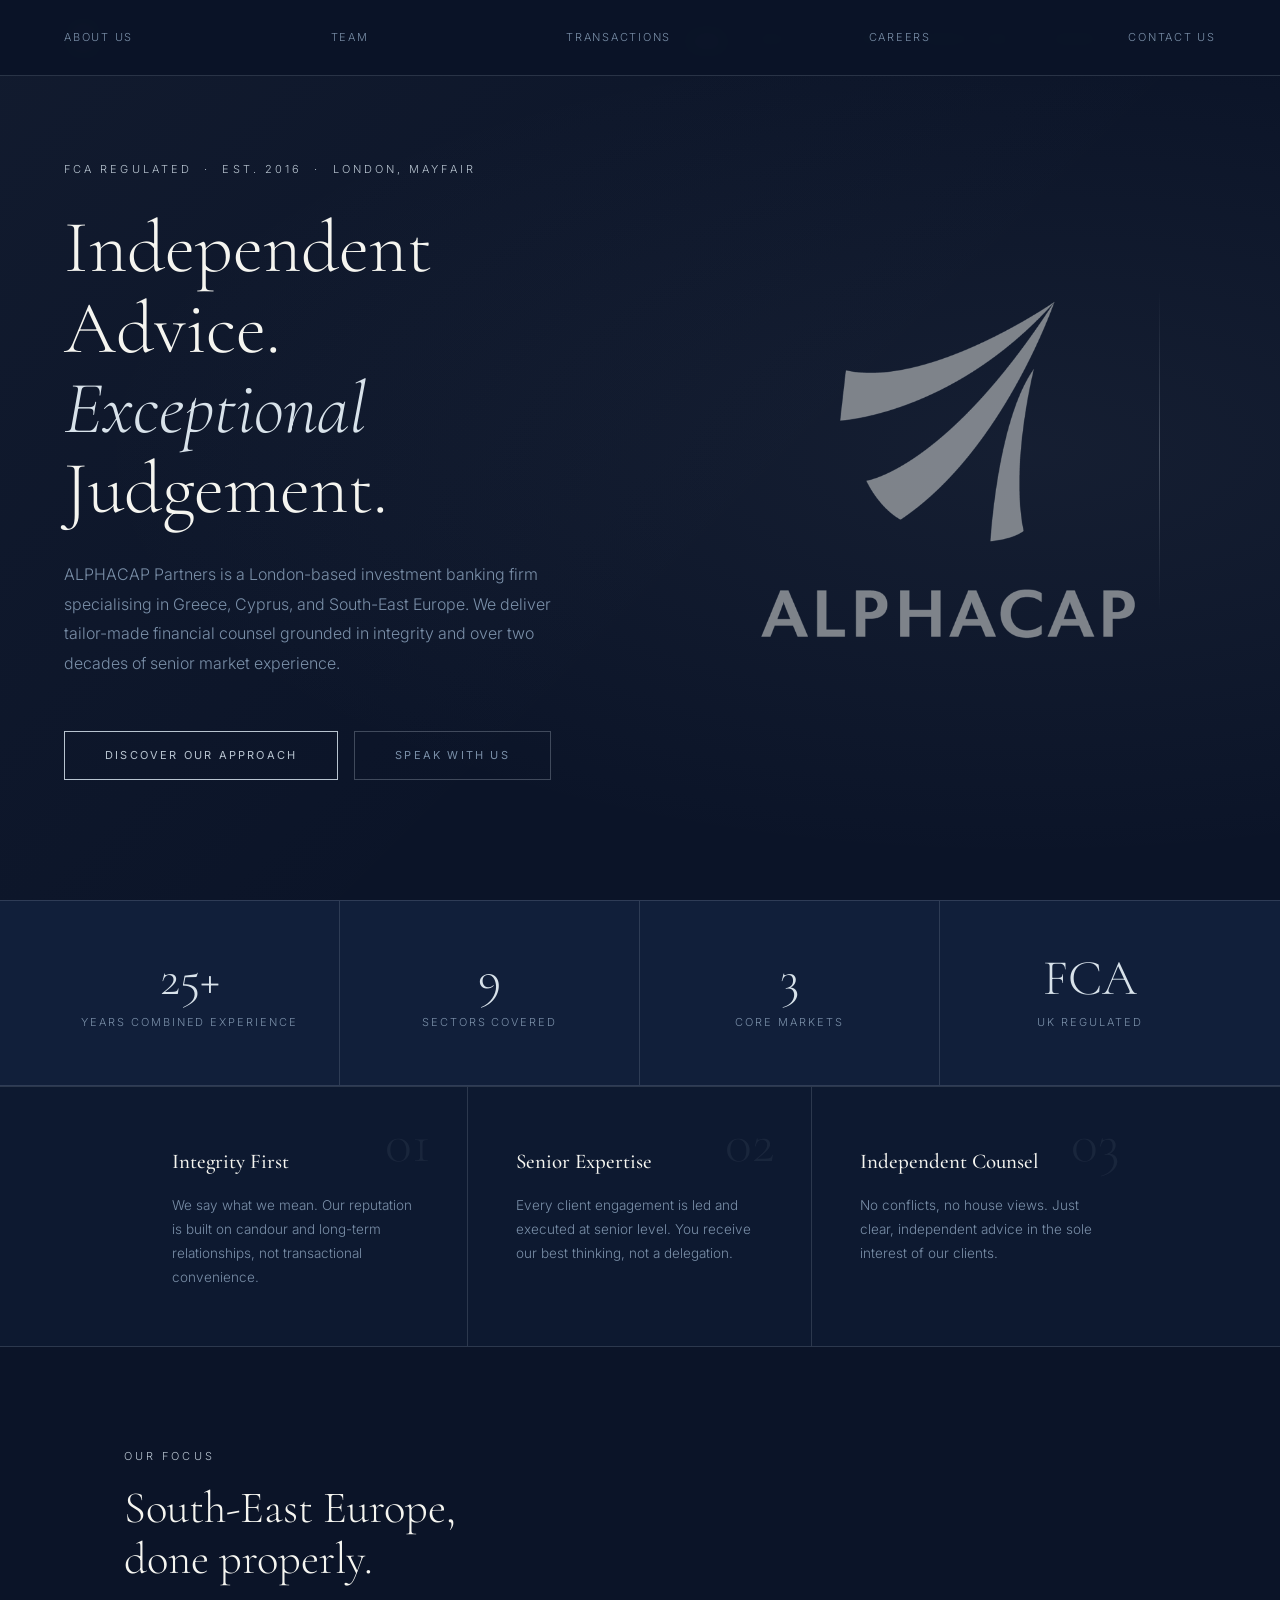
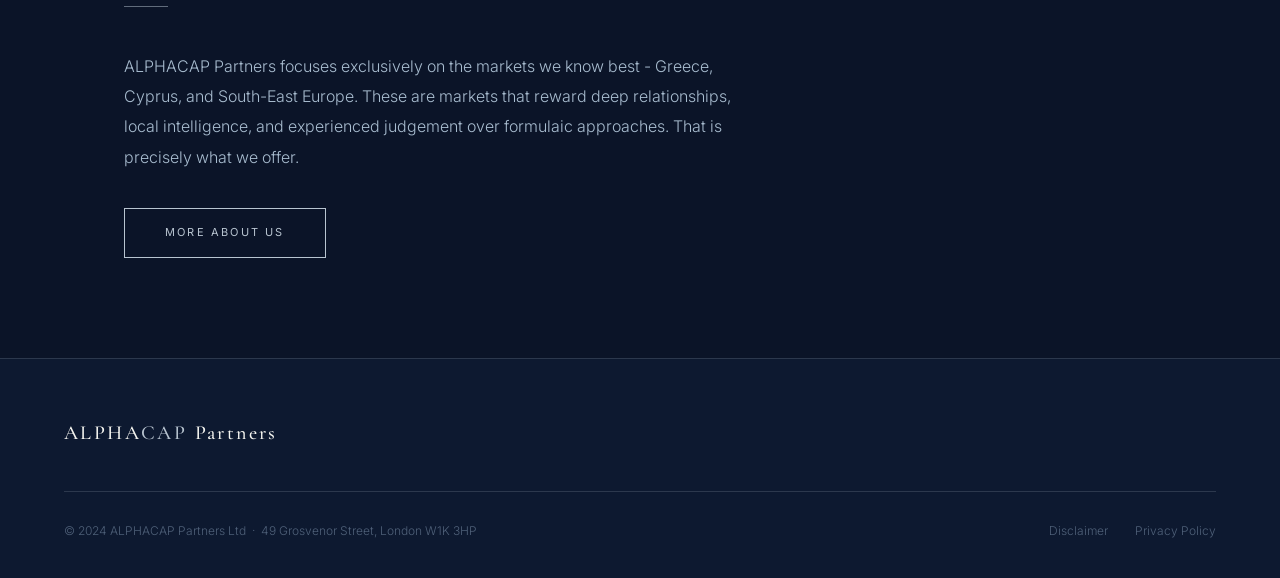
<file: index.html>
<!DOCTYPE html>
<html lang="en">
<head>
  <meta charset="UTF-8" />
  <meta name="viewport" content="width=device-width, initial-scale=1.0" />
  <title>ALPHACAP Partners - Investment Banking</title>
  <link rel="stylesheet" href="style.css?v=4" />
  <style>
    nav ul { display:flex; flex-wrap:nowrap; gap:28px; list-style:none; }
    nav ul li { white-space:nowrap; }
    nav ul a { white-space:nowrap; font-size:11px; letter-spacing:0.12em; text-transform:uppercase; }
    .hero-logo-wrap { display:flex; align-items:center; justify-content:center; flex:1; }
    .hero-logo-img { display:block; margin:0 auto; max-width:480px; width:100%; }
    .nav-logo-img { height:38px; width:auto; display:block; filter:invert(1) brightness(2); mix-blend-mode:screen; }
  </style>
</head>
<body>

  <nav>
    <a href="index.html" class="nav-logo"><img src="alphacaplogo.png" alt="ALPHACAP Partners" class="nav-logo-img" /></a>
    <ul>
      <li><a href="index.html" class="active">Home</a></li><li><a href="about.html">About Us</a></li>
      <li><a href="team.html">Team</a></li>
      <li class="has-dropdown"><a href="transactions.html">Transactions</a><div class="dropdown"><a href="transactions.html">ALPHACAP Transactions</a><a href="past-transactions.html">Past Team Transactions</a></div></li>
      <li><a href="careers.html">Careers</a></li>
      <li><a href="contact.html">Contact Us</a></li>
    </ul>
  </nav>

  <div class="hero">
    <div class="hero-layout">
      <div class="hero-inner">
        <p class="label">FCA Regulated &nbsp;&middot;&nbsp; Est. 2016 &nbsp;&middot;&nbsp; London, Mayfair</p>
        <h1>Independent Advice.<br><em>Exceptional</em><br>Judgement.</h1>
        <p class="body">
          ALPHACAP Partners is a London-based investment banking firm specialising in Greece,
          Cyprus, and South-East Europe. We deliver tailor-made financial counsel grounded in
          integrity and over two decades of senior market experience.
        </p>
        <a href="about.html" class="btn">Discover Our Approach</a>
        &nbsp;&nbsp;
        <a href="contact.html" class="btn btn-outline">Speak with Us</a>
      </div>
      <div class="hero-logo-wrap">
        <img src="alphacaplogo.png" alt="ALPHACAP Partners" class="hero-logo-img" />
      </div>
    </div>
    <div class="hero-rule"></div>
  </div>

  <div class="stats">
    <div class="stat">
      <div class="stat-num">25+</div>
      <div class="stat-label">Years Combined Experience</div>
    </div>
    <div class="stat">
      <div class="stat-num">9</div>
      <div class="stat-label">Sectors Covered</div>
    </div>
    <div class="stat">
      <div class="stat-num">3</div>
      <div class="stat-label">Core Markets</div>
    </div>
    <div class="stat">
      <div class="stat-num">FCA</div>
      <div class="stat-label">UK Regulated</div>
    </div>
  </div>

  <div class="intro-strip">
    <div class="container">
      <div class="intro-strip-inner">
        <div class="intro-strip-cell">
          <span class="intro-num">01</span>
          <h3>Integrity First</h3>
          <p>We say what we mean. Our reputation is built on candour and long-term relationships, not transactional convenience.</p>
        </div>
        <div class="intro-strip-cell">
          <span class="intro-num">02</span>
          <h3>Senior Expertise</h3>
          <p>Every client engagement is led and executed at senior level. You receive our best thinking, not a delegation.</p>
        </div>
        <div class="intro-strip-cell">
          <span class="intro-num">03</span>
          <h3>Independent Counsel</h3>
          <p>No conflicts, no house views. Just clear, independent advice in the sole interest of our clients.</p>
        </div>
      </div>
    </div>
  </div>

  <div class="section">
    <div class="container">
      <p class="section-label">Our Focus</p>
      <h2 class="section-heading">South-East Europe,<br>done properly.</h2>
      <div class="divider"></div>
      <p style="max-width:640px; color: var(--body); margin-bottom: 36px; font-size:16px; line-height:1.9;">
        ALPHACAP Partners focuses exclusively on the markets we know best - Greece, Cyprus, and
        South-East Europe. These are markets that reward deep relationships, local intelligence, and
        experienced judgement over formulaic approaches. That is precisely what we offer.
      </p>
      <a href="about.html" class="btn">More About Us</a>
    </div>
  </div>

  <footer>
    <div class="footer-top">
      <a href="index.html" class="footer-logo">ALPHA<span>CAP</span> Partners</a>
      <nav class="footer-nav">
        <a href="about.html">About Us</a>
        <a href="team.html">Team</a>
        <a href="transactions.html">Transactions</a>
        <a href="careers.html">Careers</a>
        <a href="contact.html">Contact Us</a>
      </nav>
    </div>
    <div class="footer-bottom">
      <span>&copy; 2024 ALPHACAP Partners Ltd &nbsp;&middot;&nbsp; 49 Grosvenor Street, London W1K 3HP</span>
      <div>
        <a href="#">Disclaimer</a>
        <a href="#">Privacy Policy</a>
      </div>
    </div>
  </footer>

<script>
(function(){
  var item = document.querySelector(".has-dropdown");
  if(!item) return;
  item.addEventListener("mouseenter", function(){ item.classList.add("open"); });
  item.addEventListener("mouseleave", function(){ item.classList.remove("open"); });
  item.querySelector("a").addEventListener("click", function(e){
    if(!item.classList.contains("open")){ e.preventDefault(); item.classList.add("open"); }
  });
  document.addEventListener("click", function(e){ if(!item.contains(e.target)) item.classList.remove("open"); });
})();
</script>
</body>
</html>
</file>
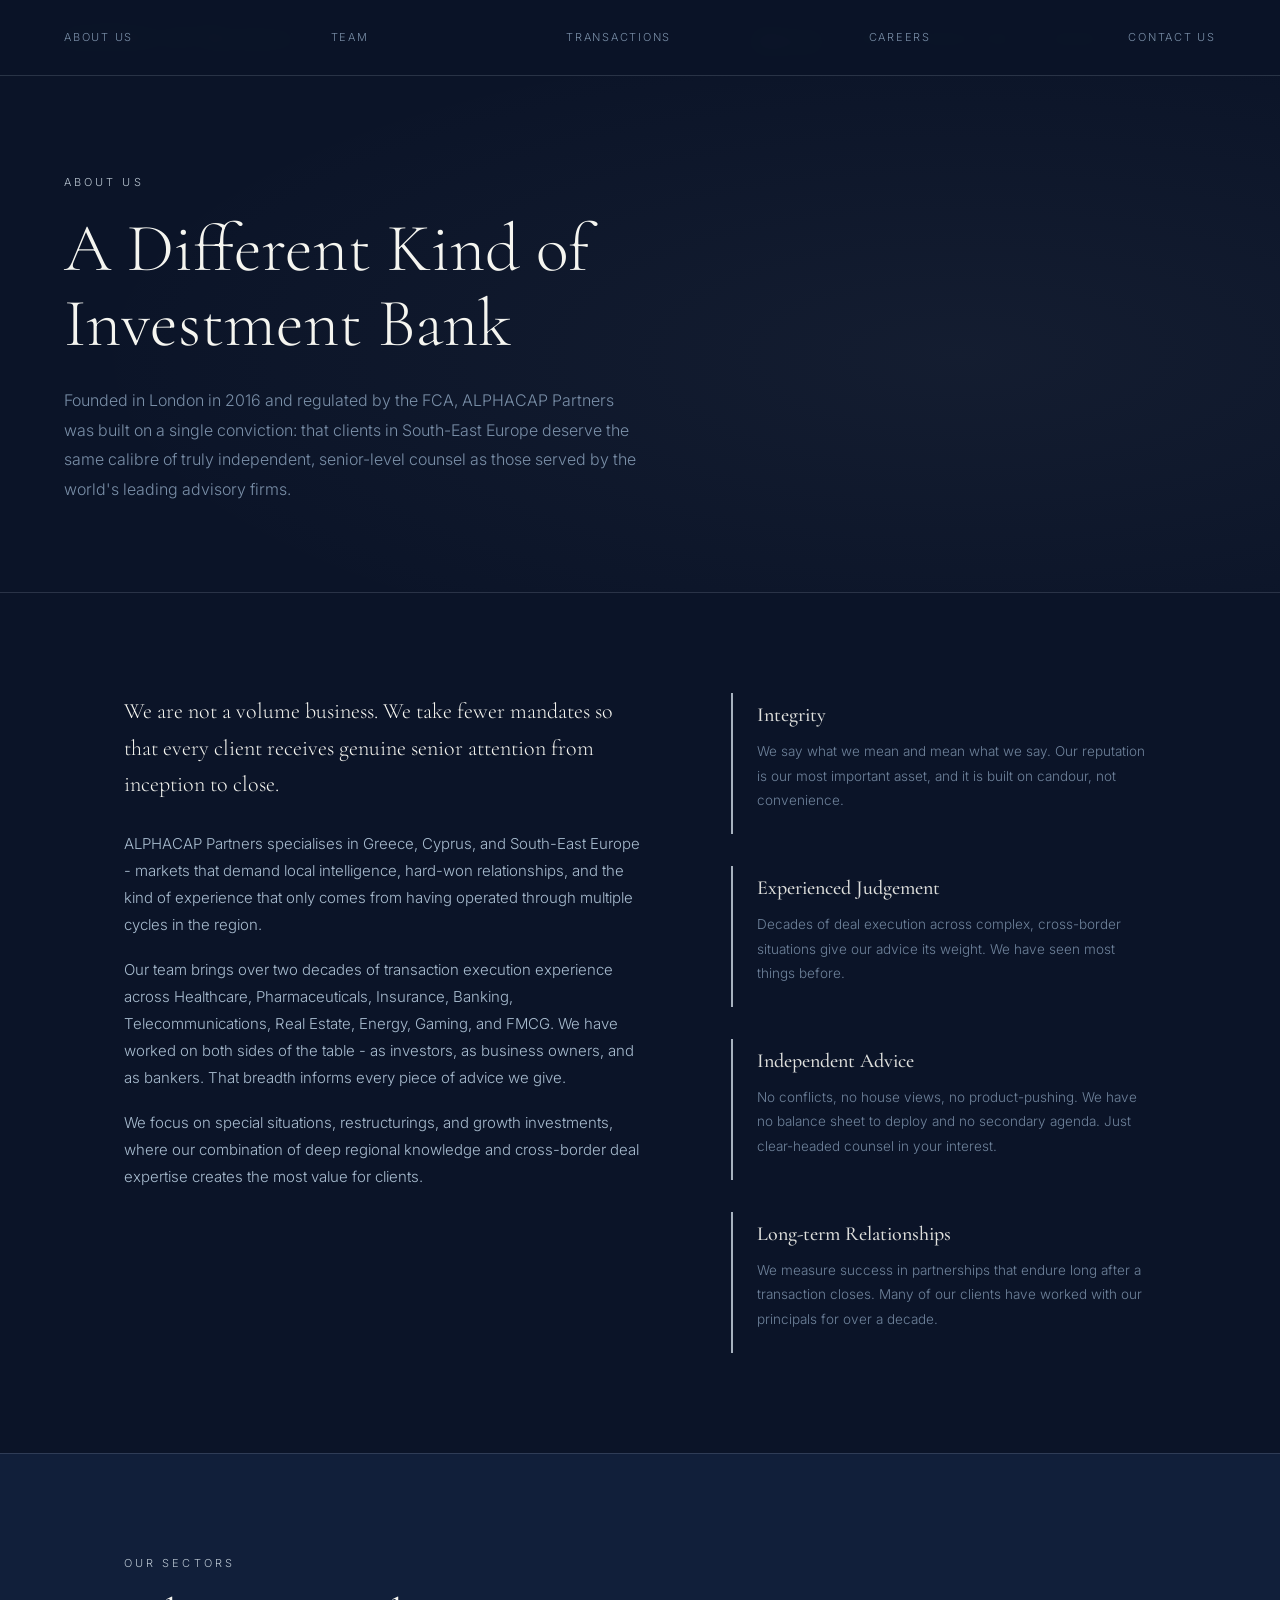
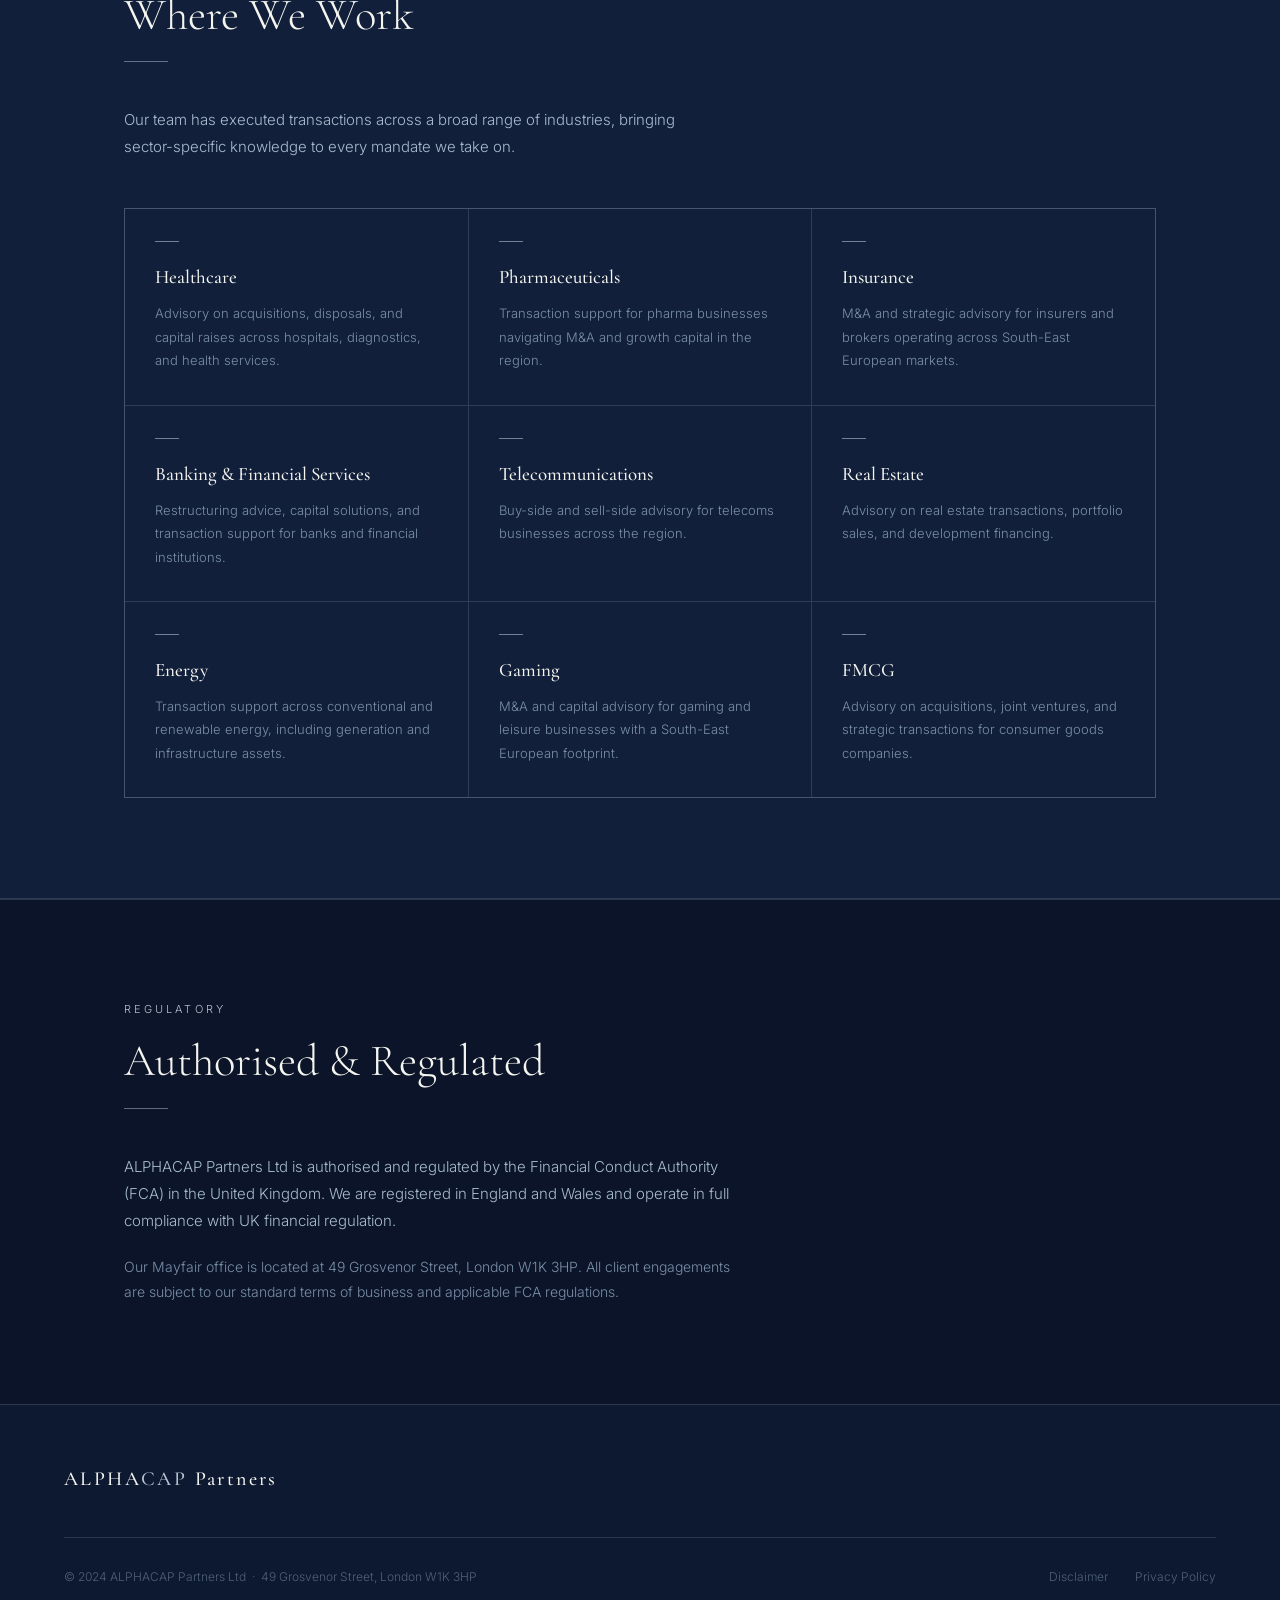
<file: about.html>
<!DOCTYPE html>
<html lang="en">
<head>
  <meta charset="UTF-8" />
  <meta name="viewport" content="width=device-width, initial-scale=1.0" />
  <title>About Us - ALPHACAP Partners</title>
  <link rel="stylesheet" href="style.css?v=4" />
</head>
<body>

  <nav>
    <a href="index.html" class="nav-logo">ALPHA<span>CAP</span> Partners</a>
    <ul>
      <li><a href="about.html" class="active">About Us</a></li>
      <li><a href="team.html">Team</a></li>
      <li class="has-dropdown"><a href="transactions.html">Transactions</a><div class="dropdown"><a href="transactions.html">ALPHACAP Transactions</a><a href="past-transactions.html">Past Team Transactions</a></div></li>
      <li><a href="careers.html">Careers</a></li>
      <li><a href="contact.html">Contact Us</a></li>
    </ul>
  </nav>

  <div class="page-hero">
    <p class="label">About Us</p>
    <h1>A Different Kind of<br>Investment Bank</h1>
    <p>Founded in London in 2016 and regulated by the FCA, ALPHACAP Partners was built on a single conviction: that clients in South-East Europe deserve the same calibre of truly independent, senior-level counsel as those served by the world's leading advisory firms.</p>
  </div>

  <div class="section">
    <div class="container">
      <div class="about-grid">
        <div>
          <p class="lead">We are not a volume business. We take fewer mandates so that every client receives genuine senior attention from inception to close.</p>
          <p>ALPHACAP Partners specialises in Greece, Cyprus, and South-East Europe - markets that demand local intelligence, hard-won relationships, and the kind of experience that only comes from having operated through multiple cycles in the region.</p>
          <p>Our team brings over two decades of transaction execution experience across Healthcare, Pharmaceuticals, Insurance, Banking, Telecommunications, Real Estate, Energy, Gaming, and FMCG. We have worked on both sides of the table - as investors, as business owners, and as bankers. That breadth informs every piece of advice we give.</p>
          <p>We focus on special situations, restructurings, and growth investments, where our combination of deep regional knowledge and cross-border deal expertise creates the most value for clients.</p>
        </div>
        <div class="pillars">
          <div class="pillar">
            <h4>Integrity</h4>
            <p>We say what we mean and mean what we say. Our reputation is our most important asset, and it is built on candour, not convenience.</p>
          </div>
          <div class="pillar">
            <h4>Experienced Judgement</h4>
            <p>Decades of deal execution across complex, cross-border situations give our advice its weight. We have seen most things before.</p>
          </div>
          <div class="pillar">
            <h4>Independent Advice</h4>
            <p>No conflicts, no house views, no product-pushing. We have no balance sheet to deploy and no secondary agenda. Just clear-headed counsel in your interest.</p>
          </div>
          <div class="pillar">
            <h4>Long-term Relationships</h4>
            <p>We measure success in partnerships that endure long after a transaction closes. Many of our clients have worked with our principals for over a decade.</p>
          </div>
        </div>
      </div>
    </div>
  </div>

  <div class="sectors-section">
    <div class="section">
      <div class="container">
        <p class="section-label">Our Sectors</p>
        <h2 class="section-heading">Where We Work</h2>
        <div class="divider"></div>
        <p style="max-width:600px; color: var(--body);">Our team has executed transactions across a broad range of industries, bringing sector-specific knowledge to every mandate we take on.</p>
        <div class="sectors-grid">
          <div class="sector-tile">
            <div class="sector-bar"></div>
            <h3>Healthcare</h3>
            <p>Advisory on acquisitions, disposals, and capital raises across hospitals, diagnostics, and health services.</p>
          </div>
          <div class="sector-tile">
            <div class="sector-bar"></div>
            <h3>Pharmaceuticals</h3>
            <p>Transaction support for pharma businesses navigating M&amp;A and growth capital in the region.</p>
          </div>
          <div class="sector-tile">
            <div class="sector-bar"></div>
            <h3>Insurance</h3>
            <p>M&amp;A and strategic advisory for insurers and brokers operating across South-East European markets.</p>
          </div>
          <div class="sector-tile">
            <div class="sector-bar"></div>
            <h3>Banking &amp; Financial Services</h3>
            <p>Restructuring advice, capital solutions, and transaction support for banks and financial institutions.</p>
          </div>
          <div class="sector-tile">
            <div class="sector-bar"></div>
            <h3>Telecommunications</h3>
            <p>Buy-side and sell-side advisory for telecoms businesses across the region.</p>
          </div>
          <div class="sector-tile">
            <div class="sector-bar"></div>
            <h3>Real Estate</h3>
            <p>Advisory on real estate transactions, portfolio sales, and development financing.</p>
          </div>
          <div class="sector-tile">
            <div class="sector-bar"></div>
            <h3>Energy</h3>
            <p>Transaction support across conventional and renewable energy, including generation and infrastructure assets.</p>
          </div>
          <div class="sector-tile">
            <div class="sector-bar"></div>
            <h3>Gaming</h3>
            <p>M&amp;A and capital advisory for gaming and leisure businesses with a South-East European footprint.</p>
          </div>
          <div class="sector-tile">
            <div class="sector-bar"></div>
            <h3>FMCG</h3>
            <p>Advisory on acquisitions, joint ventures, and strategic transactions for consumer goods companies.</p>
          </div>
        </div>
      </div>
    </div>
  </div>

  <div class="section" style="border-top: 1px solid var(--line);">
    <div class="container">
      <p class="section-label">Regulatory</p>
      <h2 class="section-heading">Authorised &amp; Regulated</h2>
      <div class="divider"></div>
      <p style="max-width:620px; color: var(--body); margin-bottom: 20px;">ALPHACAP Partners Ltd is authorised and regulated by the Financial Conduct Authority (FCA) in the United Kingdom. We are registered in England and Wales and operate in full compliance with UK financial regulation.</p>
      <p style="max-width:620px; color: var(--muted); font-size:14px;">Our Mayfair office is located at 49 Grosvenor Street, London W1K 3HP. All client engagements are subject to our standard terms of business and applicable FCA regulations.</p>
    </div>
  </div>

  <footer>
    <div class="footer-top">
      <a href="index.html" class="footer-logo">ALPHA<span>CAP</span> Partners</a>
      <nav class="footer-nav">
        <a href="about.html">About Us</a>
        <a href="team.html">Team</a>
        <a href="transactions.html">Transactions</a>
        <a href="careers.html">Careers</a>
        <a href="contact.html">Contact Us</a>
      </nav>
    </div>
    <div class="footer-bottom">
      <span>&copy; 2024 ALPHACAP Partners Ltd &nbsp;&middot;&nbsp; 49 Grosvenor Street, London W1K 3HP</span>
      <div>
        <a href="#">Disclaimer</a>
        <a href="#">Privacy Policy</a>
      </div>
    </div>
  </footer>

<script>
(function(){
  var item = document.querySelector(".has-dropdown");
  if(!item) return;
  item.addEventListener("mouseenter", function(){ item.classList.add("open"); });
  item.addEventListener("mouseleave", function(){ item.classList.remove("open"); });
  item.querySelector("a").addEventListener("click", function(e){
    if(!item.classList.contains("open")){ e.preventDefault(); item.classList.add("open"); }
  });
  document.addEventListener("click", function(e){ if(!item.contains(e.target)) item.classList.remove("open"); });
})();
</script>
</body>
</html>
</file>
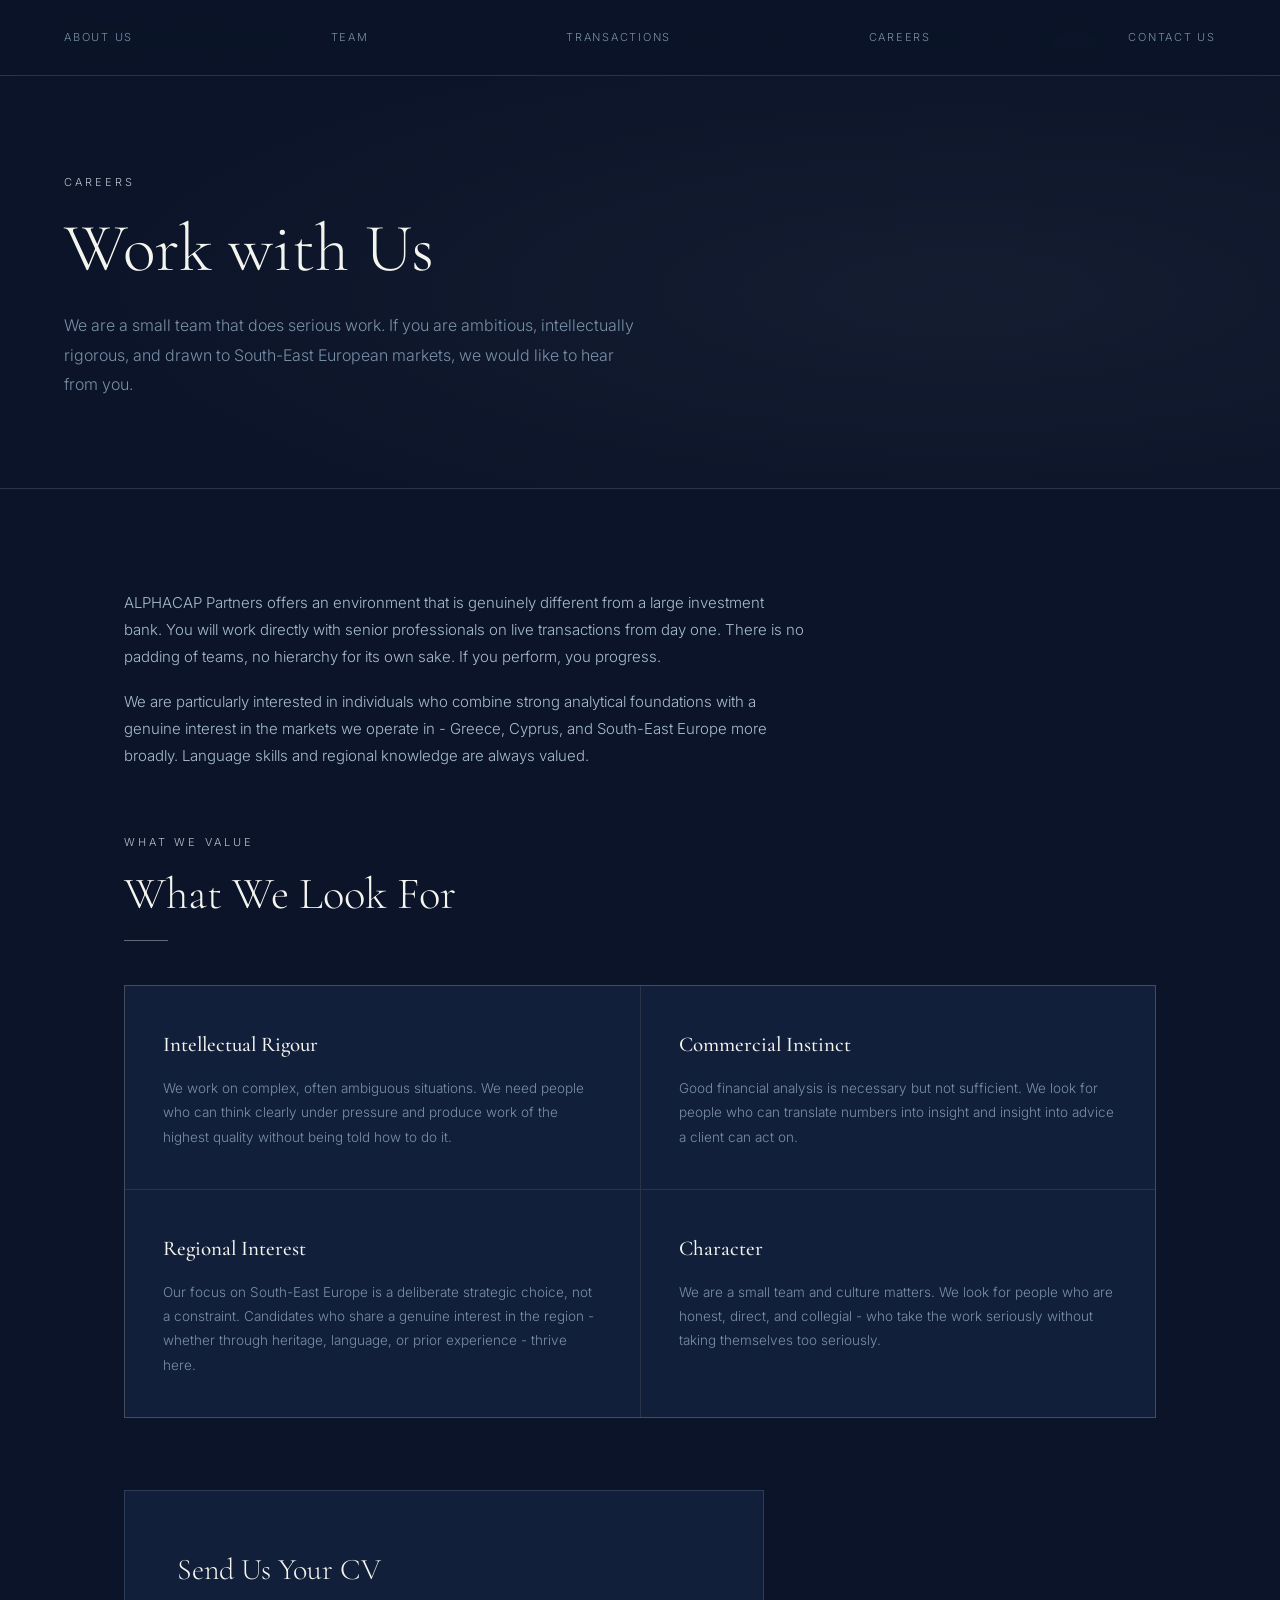
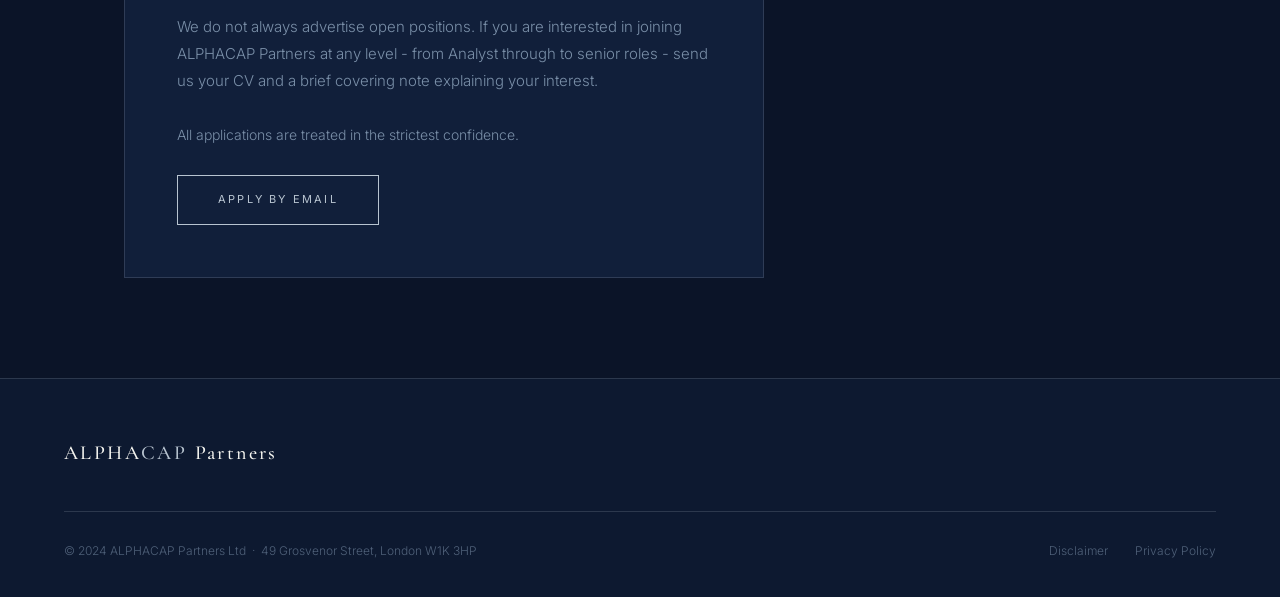
<file: careers.html>
<!DOCTYPE html>
<html lang="en">
<head>
  <meta charset="UTF-8" />
  <meta name="viewport" content="width=device-width, initial-scale=1.0" />
  <title>Careers - ALPHACAP Partners</title>
  <link rel="stylesheet" href="style.css?v=4" />
</head>
<body>

  <nav>
    <a href="index.html" class="nav-logo">ALPHA<span>CAP</span> Partners</a>
    <ul>
      <li><a href="index.html">Home</a></li><li><a href="about.html">About Us</a></li>
      <li><a href="team.html">Team</a></li>
      <li class="has-dropdown"><a href="transactions.html">Transactions</a><div class="dropdown"><a href="transactions.html">ALPHACAP Transactions</a><a href="past-transactions.html">Past Team Transactions</a></div></li>
      <li><a href="careers.html" class="active">Careers</a></li>
      <li><a href="contact.html">Contact Us</a></li>
    </ul>
  </nav>

  <div class="page-hero">
    <p class="label">Careers</p>
    <h1>Work with Us</h1>
    <p>We are a small team that does serious work. If you are ambitious, intellectually rigorous, and drawn to South-East European markets, we would like to hear from you.</p>
  </div>

  <div class="section">
    <div class="container">

      <div class="careers-intro">
        <p>ALPHACAP Partners offers an environment that is genuinely different from a large investment bank. You will work directly with senior professionals on live transactions from day one. There is no padding of teams, no hierarchy for its own sake. If you perform, you progress.</p>
        <p>We are particularly interested in individuals who combine strong analytical foundations with a genuine interest in the markets we operate in - Greece, Cyprus, and South-East Europe more broadly. Language skills and regional knowledge are always valued.</p>
      </div>

      <p class="section-label">What We Value</p>
      <h2 class="section-heading">What We Look For</h2>
      <div class="divider"></div>

      <div class="values-grid">
        <div class="value-card">
          <h3>Intellectual Rigour</h3>
          <p>We work on complex, often ambiguous situations. We need people who can think clearly under pressure and produce work of the highest quality without being told how to do it.</p>
        </div>
        <div class="value-card">
          <h3>Commercial Instinct</h3>
          <p>Good financial analysis is necessary but not sufficient. We look for people who can translate numbers into insight and insight into advice a client can act on.</p>
        </div>
        <div class="value-card">
          <h3>Regional Interest</h3>
          <p>Our focus on South-East Europe is a deliberate strategic choice, not a constraint. Candidates who share a genuine interest in the region - whether through heritage, language, or prior experience - thrive here.</p>
        </div>
        <div class="value-card">
          <h3>Character</h3>
          <p>We are a small team and culture matters. We look for people who are honest, direct, and collegial - who take the work seriously without taking themselves too seriously.</p>
        </div>
      </div>

      <div class="careers-apply">
        <h3>Send Us Your CV</h3>
        <p>We do not always advertise open positions. If you are interested in joining ALPHACAP Partners at any level - from Analyst through to senior roles - send us your CV and a brief covering note explaining your interest.</p>
        <p style="color: var(--muted); font-size: 14px; margin-bottom: 28px;">All applications are treated in the strictest confidence.</p>
        <a href="mailto:office@alphacap.eu?subject=Career%20Enquiry" class="btn">Apply by Email</a>
      </div>

    </div>
  </div>

  <footer>
    <div class="footer-top">
      <a href="index.html" class="footer-logo">ALPHA<span>CAP</span> Partners</a>
      <nav class="footer-nav">
        <a href="about.html">About Us</a>
        <a href="team.html">Team</a>
        <a href="transactions.html">Transactions</a>
        <a href="careers.html">Careers</a>
        <a href="contact.html">Contact Us</a>
      </nav>
    </div>
    <div class="footer-bottom">
      <span>&copy; 2024 ALPHACAP Partners Ltd &nbsp;&middot;&nbsp; 49 Grosvenor Street, London W1K 3HP</span>
      <div>
        <a href="#">Disclaimer</a>
        <a href="#">Privacy Policy</a>
      </div>
    </div>
  </footer>

<script>
(function(){
  var item = document.querySelector(".has-dropdown");
  if(!item) return;
  item.addEventListener("mouseenter", function(){ item.classList.add("open"); });
  item.addEventListener("mouseleave", function(){ item.classList.remove("open"); });
  item.querySelector("a").addEventListener("click", function(e){
    if(!item.classList.contains("open")){ e.preventDefault(); item.classList.add("open"); }
  });
  document.addEventListener("click", function(e){ if(!item.contains(e.target)) item.classList.remove("open"); });
})();
</script>
</body>
</html>
</file>
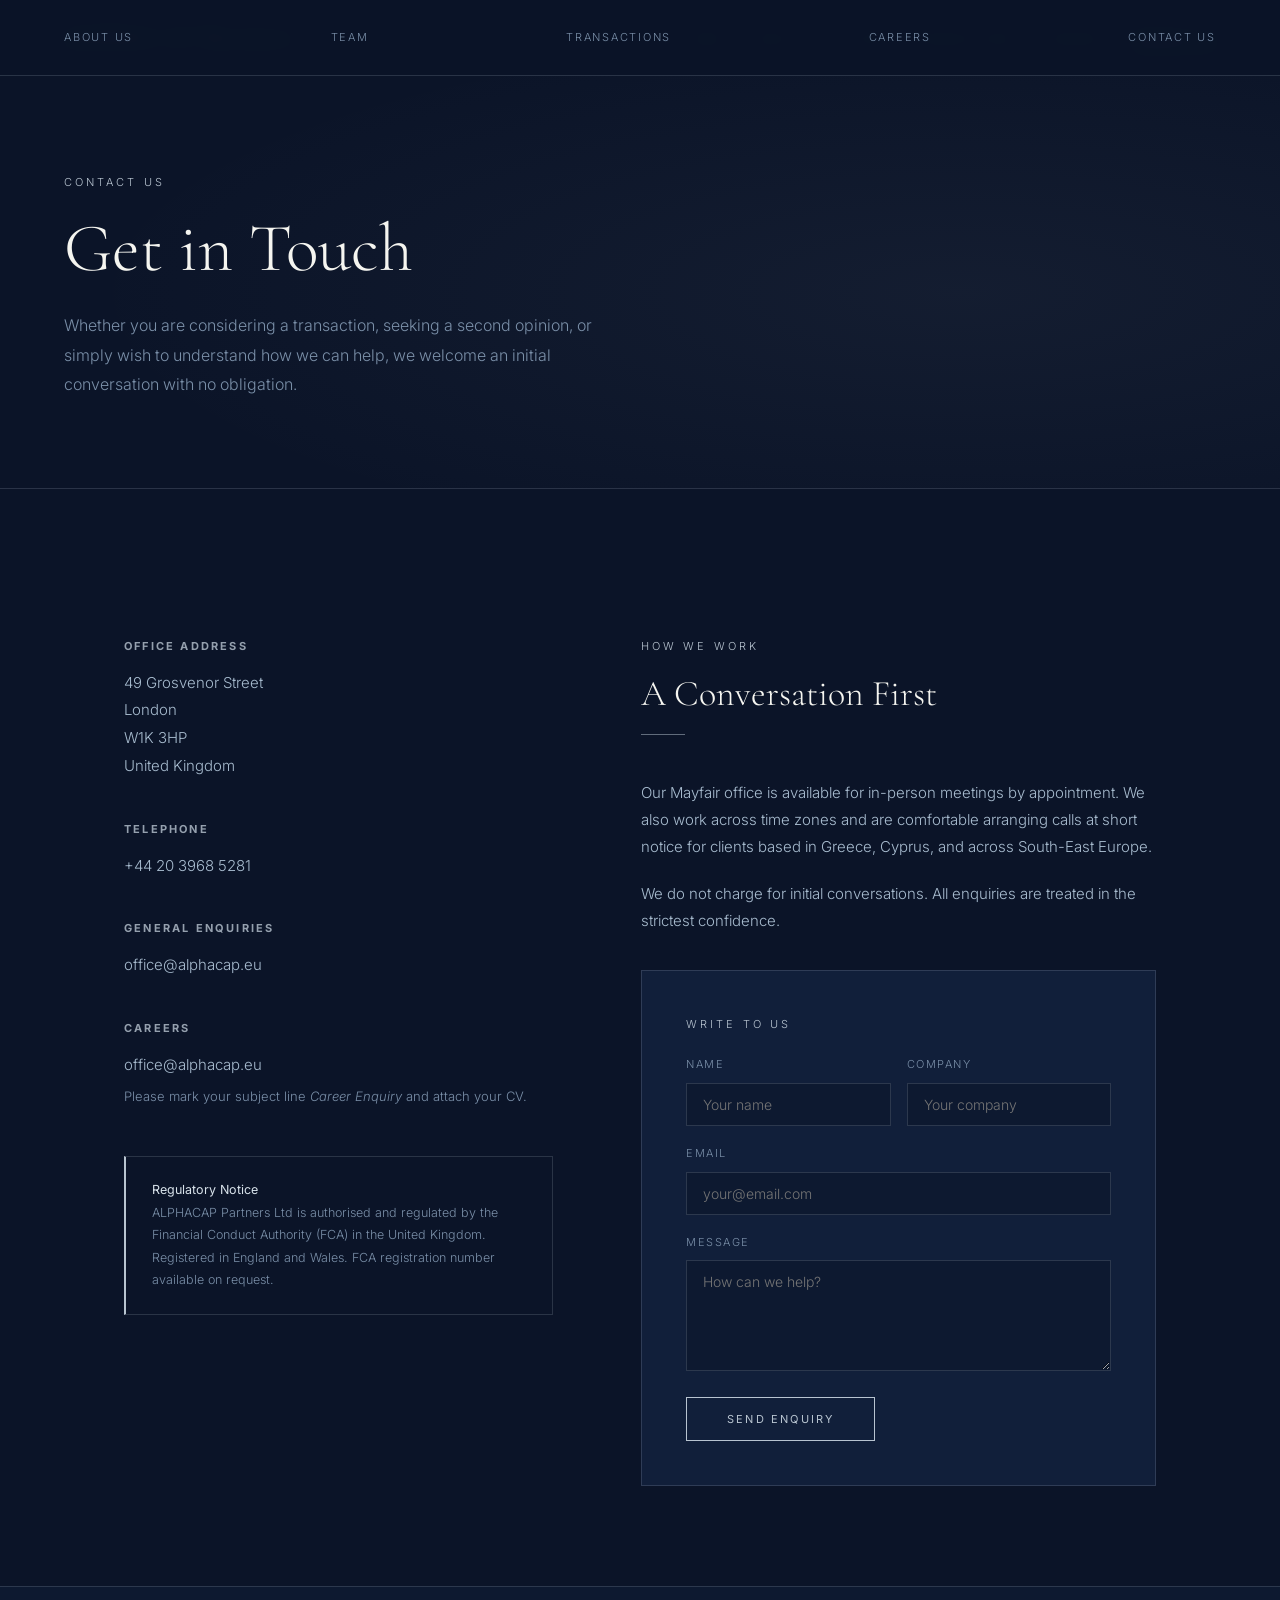
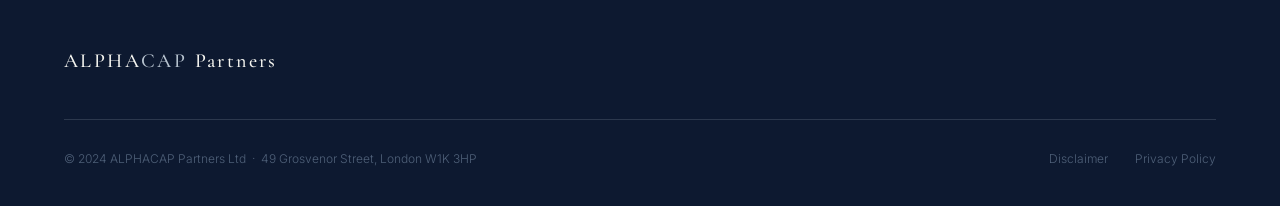
<file: contact.html>
<!DOCTYPE html>
<html lang="en">
<head>
  <meta charset="UTF-8" />
  <meta name="viewport" content="width=device-width, initial-scale=1.0" />
  <title>Contact Us - ALPHACAP Partners</title>
  <link rel="stylesheet" href="style.css?v=4" />
</head>
<body>

  <nav>
    <a href="index.html" class="nav-logo">ALPHA<span>CAP</span> Partners</a>
    <ul>
      <li><a href="index.html">Home</a></li><li><a href="about.html">About Us</a></li>
      <li><a href="team.html">Team</a></li>
      <li class="has-dropdown"><a href="transactions.html">Transactions</a><div class="dropdown"><a href="transactions.html">ALPHACAP Transactions</a><a href="past-transactions.html">Past Team Transactions</a></div></li>
      <li><a href="careers.html">Careers</a></li>
      <li><a href="contact.html" class="active">Contact Us</a></li>
    </ul>
  </nav>

  <div class="page-hero">
    <p class="label">Contact Us</p>
    <h1>Get in Touch</h1>
    <p>Whether you are considering a transaction, seeking a second opinion, or simply wish to understand how we can help, we welcome an initial conversation with no obligation.</p>
  </div>

  <div class="section">
    <div class="container">
      <div class="contact-grid">

        <div>
          <div class="contact-block">
            <h4>Office Address</h4>
            <p>49 Grosvenor Street<br>London<br>W1K 3HP<br>United Kingdom</p>
          </div>
          <div class="contact-block">
            <h4>Telephone</h4>
            <a href="tel:+442039685281">+44 20 3968 5281</a>
          </div>
          <div class="contact-block">
            <h4>General Enquiries</h4>
            <a href="mailto:office@alphacap.eu">office@alphacap.eu</a>
          </div>
          <div class="contact-block">
            <h4>Careers</h4>
            <a href="mailto:office@alphacap.eu?subject=Career%20Enquiry">office@alphacap.eu</a>
            <p style="font-size:13px; color:var(--muted); margin-top:6px;">Please mark your subject line <em>Career Enquiry</em> and attach your CV.</p>
          </div>
          <div class="fca-note">
            <strong>Regulatory Notice</strong><br>
            ALPHACAP Partners Ltd is authorised and regulated by the Financial Conduct Authority (FCA) in the United Kingdom. Registered in England and Wales. FCA registration number available on request.
          </div>
        </div>

        <div>
          <p class="section-label">How We Work</p>
          <h2 class="section-heading" style="font-size:36px;">A Conversation First</h2>
          <div class="divider"></div>
          <p style="color: var(--body); margin-bottom: 20px;">Our Mayfair office is available for in-person meetings by appointment. We also work across time zones and are comfortable arranging calls at short notice for clients based in Greece, Cyprus, and across South-East Europe.</p>
          <p style="color: var(--body); margin-bottom: 36px;">We do not charge for initial conversations. All enquiries are treated in the strictest confidence.</p>

          <div class="contact-form-wrap">
            <p class="section-label" style="margin-bottom:20px;">Write to Us</p>
            <form onsubmit="return false;">
              <div class="form-row form-group">
                <div>
                  <label class="form-label">Name</label>
                  <input type="text" class="form-input" placeholder="Your name" />
                </div>
                <div>
                  <label class="form-label">Company</label>
                  <input type="text" class="form-input" placeholder="Your company" />
                </div>
              </div>
              <div class="form-group">
                <label class="form-label">Email</label>
                <input type="email" class="form-input" placeholder="your@email.com" />
              </div>
              <div class="form-group">
                <label class="form-label">Message</label>
                <textarea class="form-textarea" rows="5" placeholder="How can we help?"></textarea>
              </div>
              <button type="submit" class="btn" style="cursor:pointer; background:none; font-family:inherit;">Send Enquiry</button>
            </form>
          </div>
        </div>

      </div>
    </div>
  </div>

  <footer>
    <div class="footer-top">
      <a href="index.html" class="footer-logo">ALPHA<span>CAP</span> Partners</a>
      <nav class="footer-nav">
        <a href="about.html">About Us</a>
        <a href="team.html">Team</a>
        <a href="transactions.html">Transactions</a>
        <a href="careers.html">Careers</a>
        <a href="contact.html">Contact Us</a>
      </nav>
    </div>
    <div class="footer-bottom">
      <span>&copy; 2024 ALPHACAP Partners Ltd &nbsp;&middot;&nbsp; 49 Grosvenor Street, London W1K 3HP</span>
      <div>
        <a href="#">Disclaimer</a>
        <a href="#">Privacy Policy</a>
      </div>
    </div>
  </footer>

<script>
(function(){
  var item = document.querySelector(".has-dropdown");
  if(!item) return;
  item.addEventListener("mouseenter", function(){ item.classList.add("open"); });
  item.addEventListener("mouseleave", function(){ item.classList.remove("open"); });
  item.querySelector("a").addEventListener("click", function(e){
    if(!item.classList.contains("open")){ e.preventDefault(); item.classList.add("open"); }
  });
  document.addEventListener("click", function(e){ if(!item.contains(e.target)) item.classList.remove("open"); });
})();
</script>
</body>
</html>
</file>
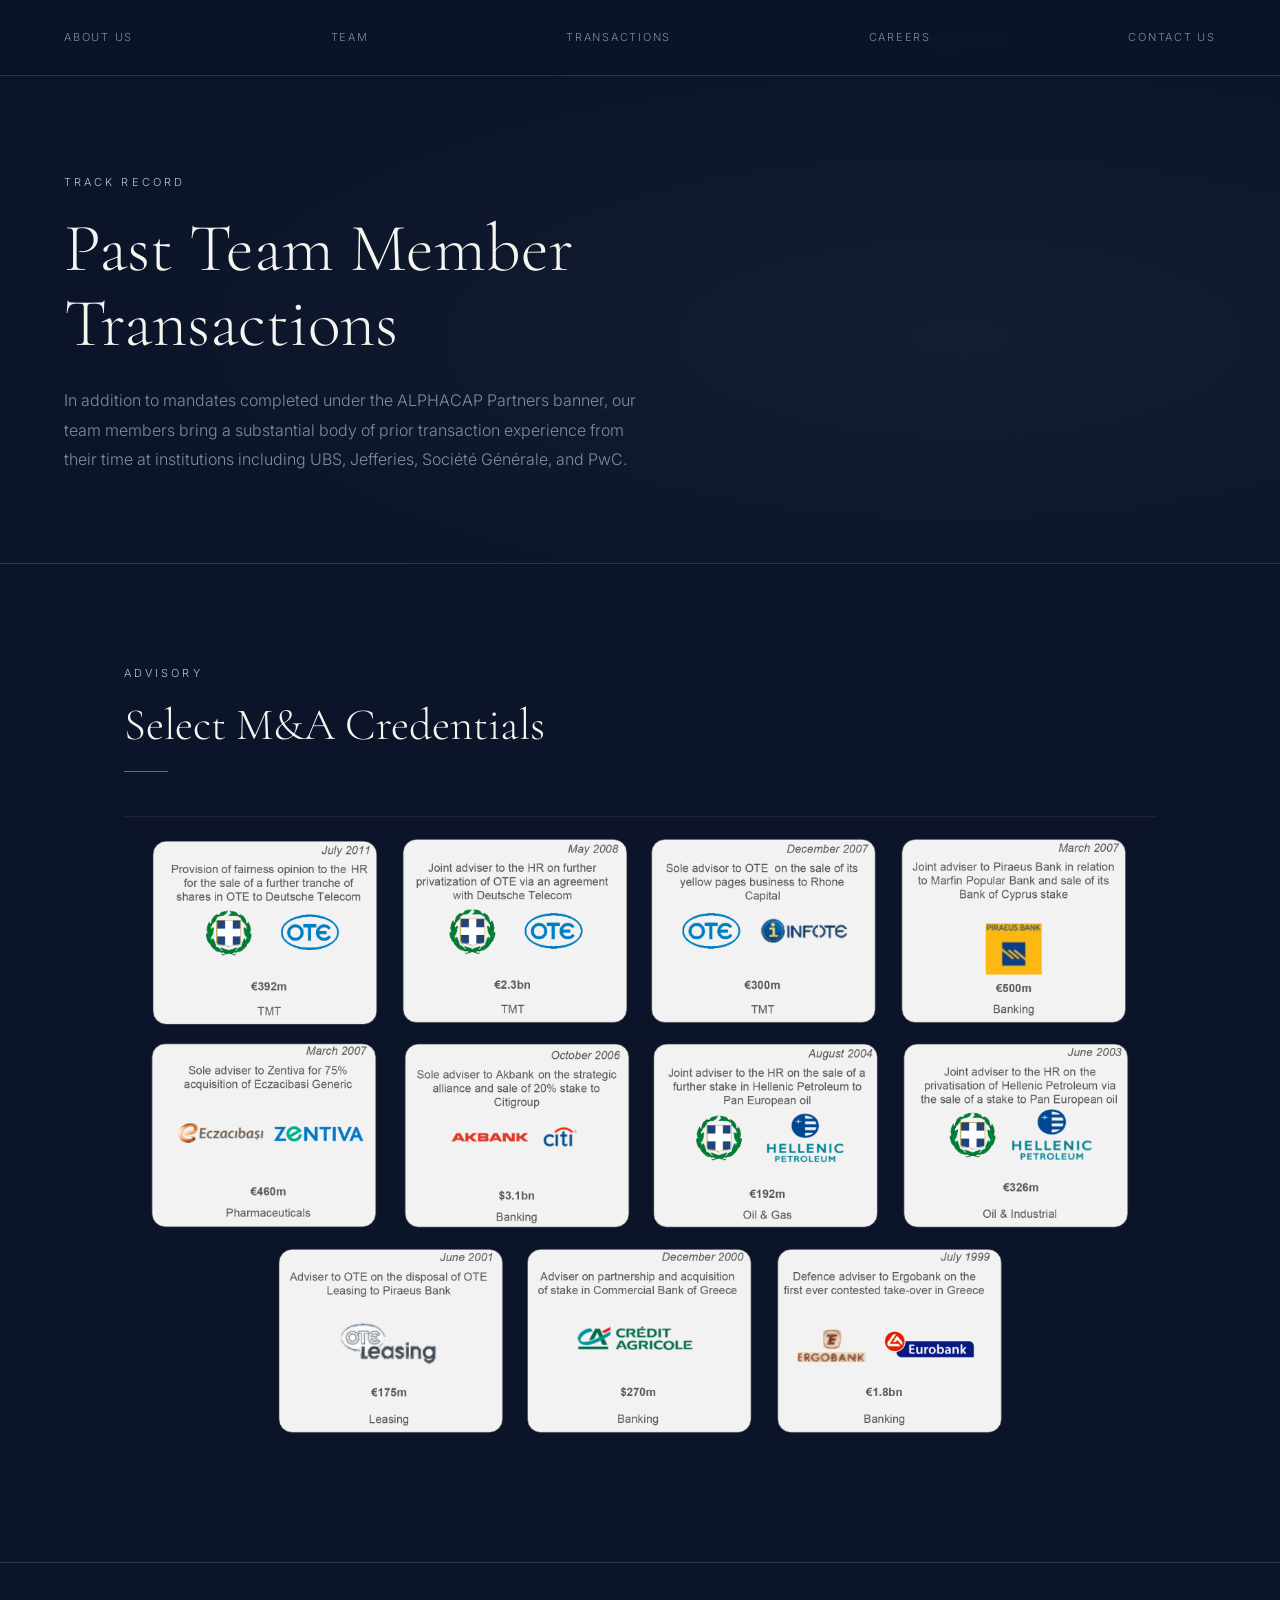
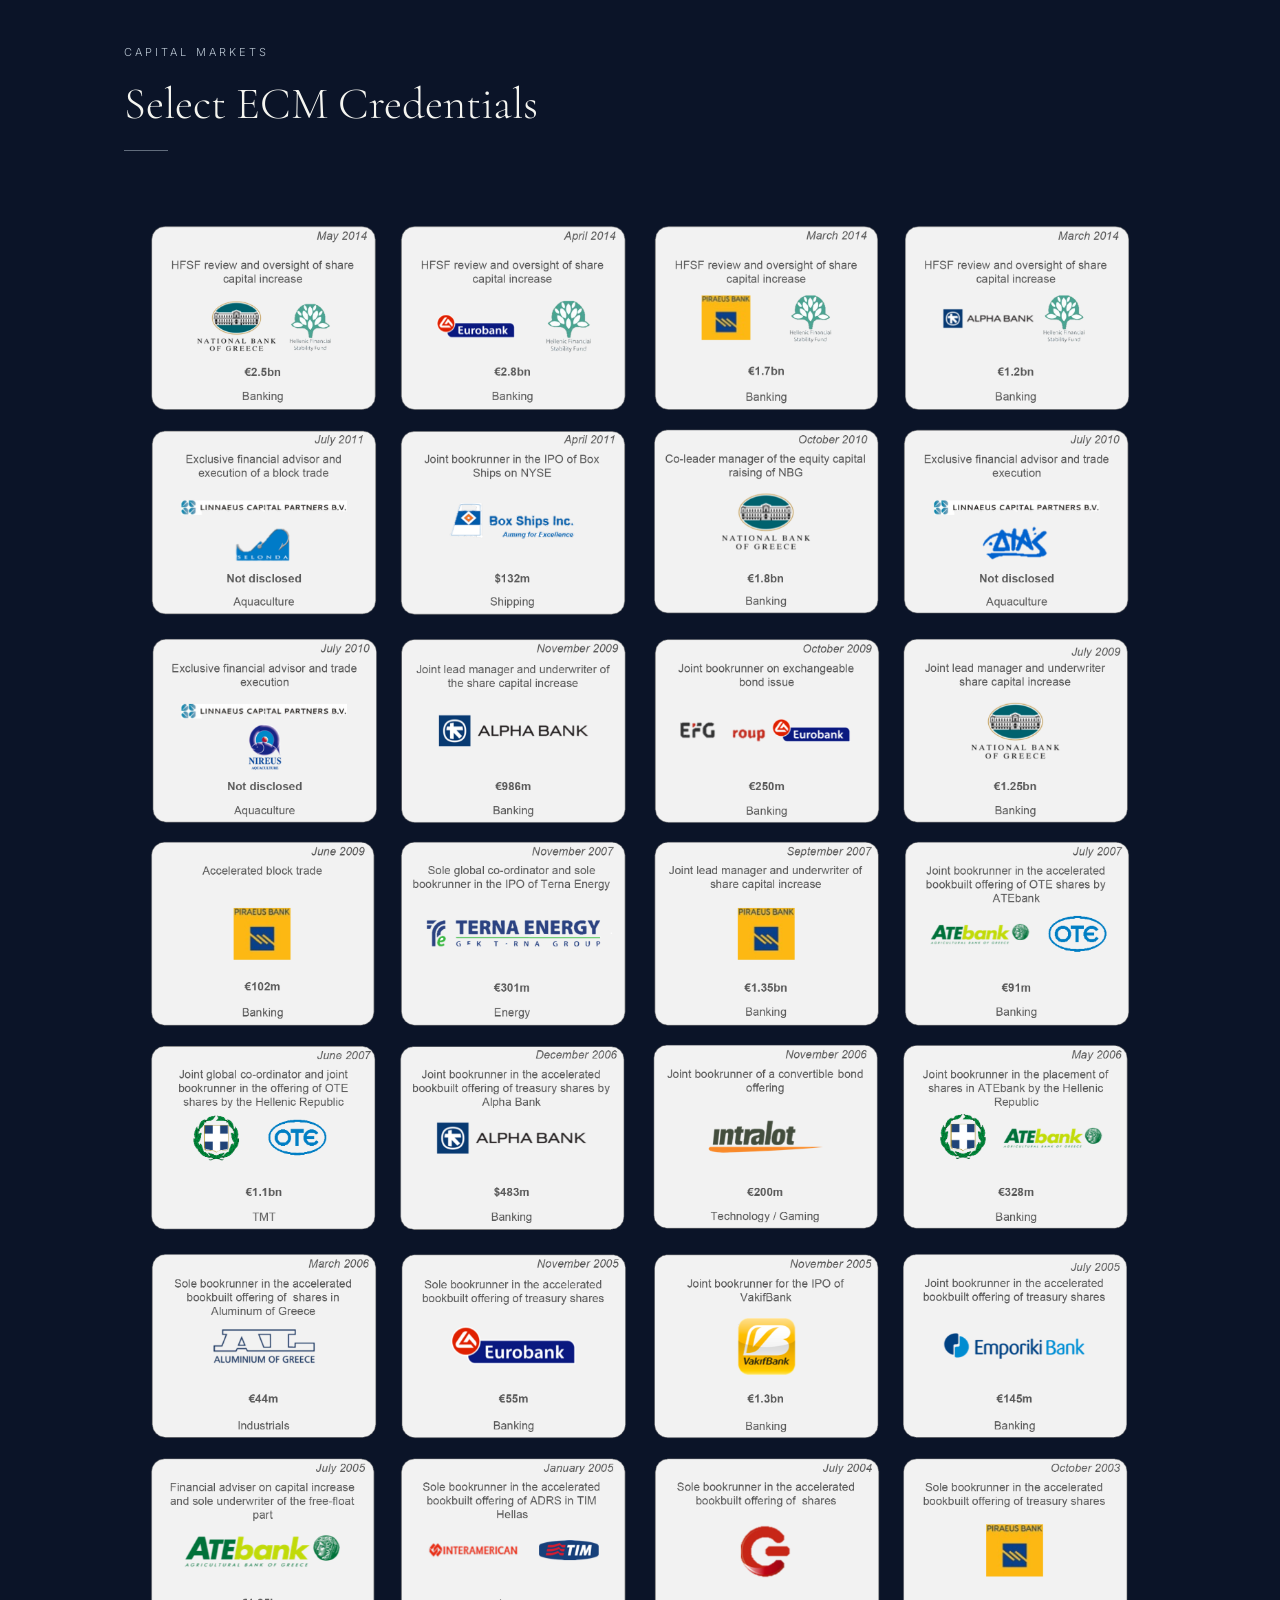
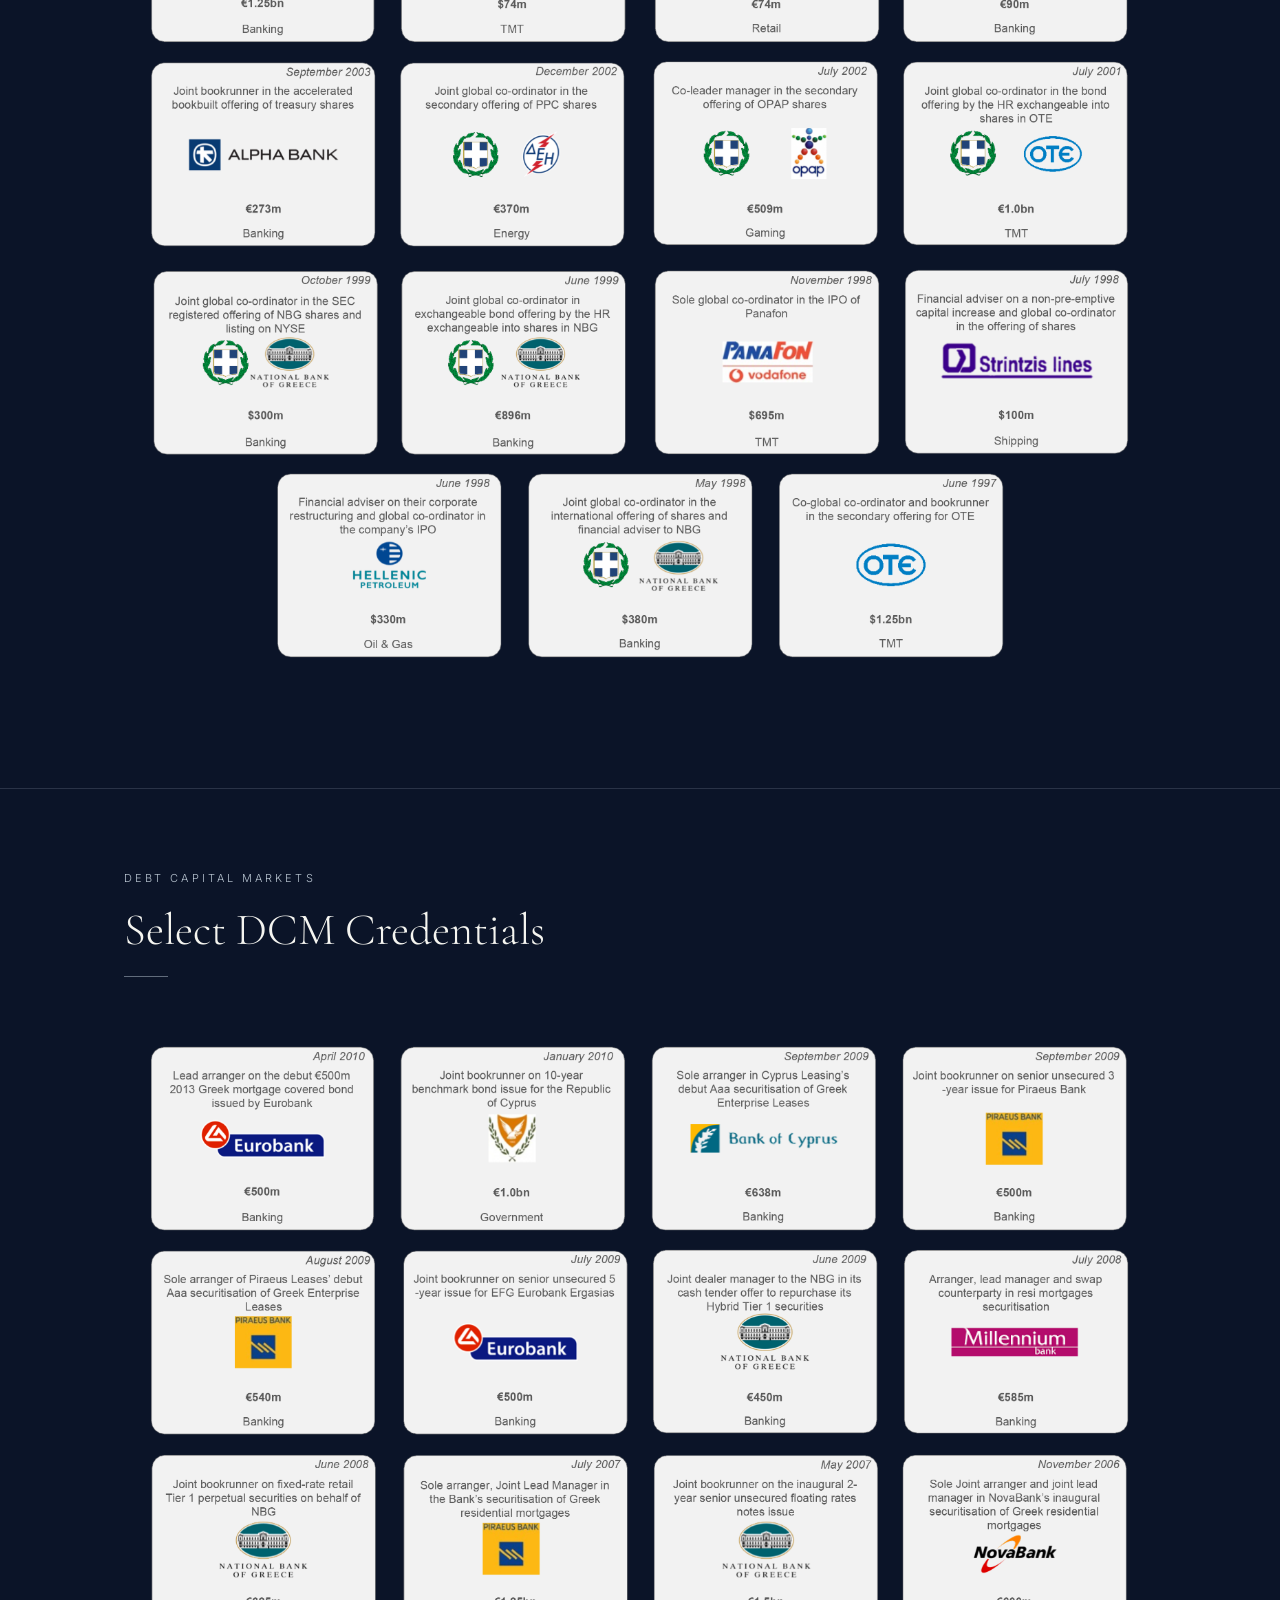
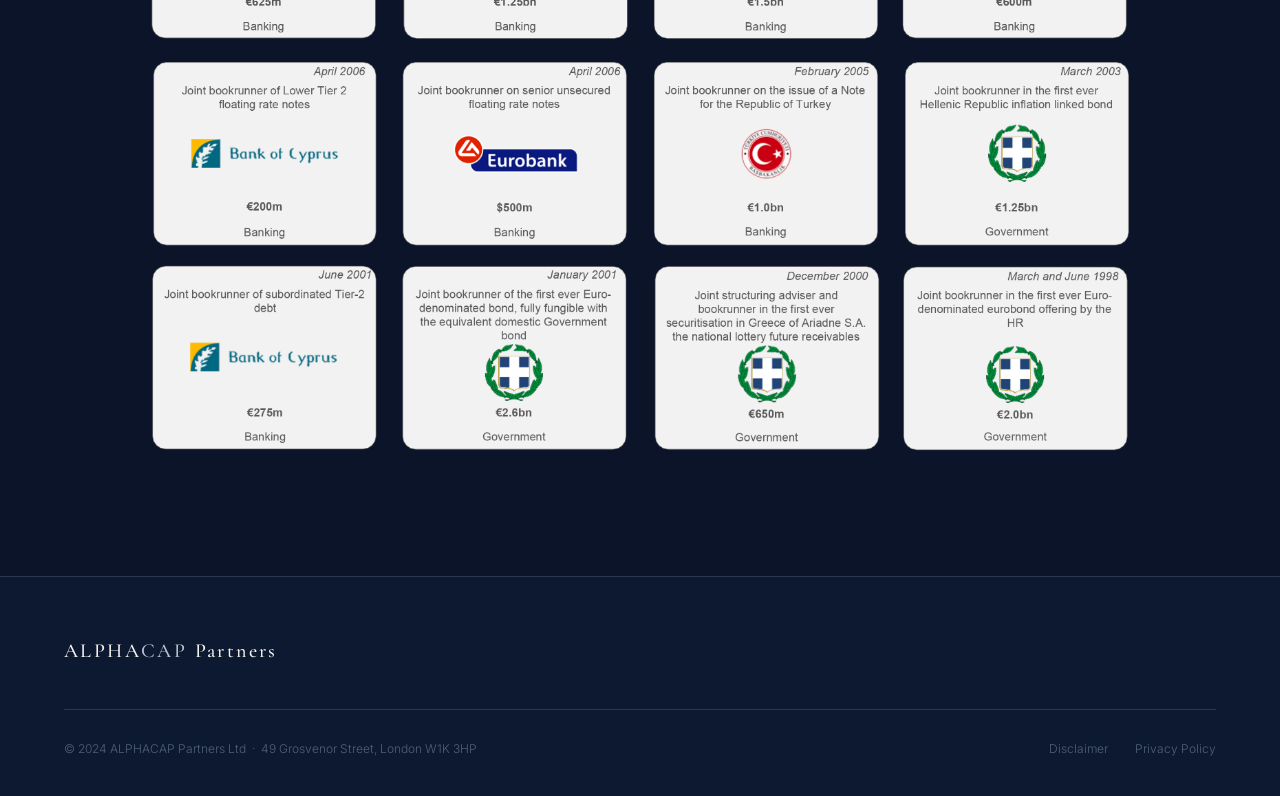
<file: past-transactions.html>
<!DOCTYPE html>
<html lang="en">
<head>
  <meta charset="UTF-8" />
  <meta name="viewport" content="width=device-width, initial-scale=1.0" />
  <title>Past Team Member Transactions - ALPHACAP Partners</title>
  <link rel="stylesheet" href="style.css?v=4" />
</head>
<body>

  <nav>
    <a href="index.html" class="nav-logo">ALPHA<span>CAP</span> Partners</a>
    <ul>
      <li><a href="index.html">Home</a></li><li><a href="about.html">About Us</a></li>
      <li><a href="team.html">Team</a></li>
      <li class="has-dropdown"><a href="transactions.html" class="active">Transactions</a><div class="dropdown"><a href="transactions.html">ALPHACAP Transactions</a><a href="past-transactions.html">Past Team Transactions</a></div></li>
      <li><a href="careers.html">Careers</a></li>
      <li><a href="contact.html">Contact Us</a></li>
    </ul>
  </nav>

  <div class="page-hero">
    <p class="label">Track Record</p>
    <h1>Past Team Member<br>Transactions</h1>
    <p>In addition to mandates completed under the ALPHACAP Partners banner, our team members bring a substantial body of prior transaction experience from their time at institutions including UBS, Jefferies, Société Générale, and PwC.</p>
  </div>

  <div class="section">
    <div class="container">

      <p class="section-label">Advisory</p>
      <h2 class="section-heading">Select M&amp;A Credentials</h2>
      <div class="divider"></div>
      <img src="MACredentials.png" alt="Select M&A Credentials" style="width:100%; display:block;" />

    </div>
  </div>

  <div class="section" style="border-top: 1px solid var(--line); padding-top: 80px;">
    <div class="container">

      <p class="section-label">Capital Markets</p>
      <h2 class="section-heading">Select ECM Credentials</h2>
      <div class="divider"></div>
      <img src="ECMCredentials.png" alt="Select ECM Credentials" style="width:100%; display:block;" />

    </div>
  </div>

  <div class="section" style="border-top: 1px solid var(--line); padding-top: 80px;">
    <div class="container">

      <p class="section-label">Debt Capital Markets</p>
      <h2 class="section-heading">Select DCM Credentials</h2>
      <div class="divider"></div>
      <img src="DCMCredentials.png" alt="Select DCM Credentials" style="width:100%; display:block;" />

    </div>
  </div>

  <footer>
    <div class="footer-top">
      <a href="index.html" class="footer-logo">ALPHA<span>CAP</span> Partners</a>
      <nav class="footer-nav">
        <a href="about.html">About Us</a>
        <a href="team.html">Team</a>
        <a href="transactions.html">Transactions</a>
        <a href="careers.html">Careers</a>
        <a href="contact.html">Contact Us</a>
      </nav>
    </div>
    <div class="footer-bottom">
      <span>&copy; 2024 ALPHACAP Partners Ltd &nbsp;&middot;&nbsp; 49 Grosvenor Street, London W1K 3HP</span>
      <div>
        <a href="#">Disclaimer</a>
        <a href="#">Privacy Policy</a>
      </div>
    </div>
  </footer>

<script>
(function(){
  var item = document.querySelector(".has-dropdown");
  if(!item) return;
  item.addEventListener("mouseenter", function(){ item.classList.add("open"); });
  item.addEventListener("mouseleave", function(){ item.classList.remove("open"); });
  item.querySelector("a").addEventListener("click", function(e){
    if(!item.classList.contains("open")){ e.preventDefault(); item.classList.add("open"); }
  });
  document.addEventListener("click", function(e){ if(!item.contains(e.target)) item.classList.remove("open"); });
})();
</script>
</body>
</html>
</file>
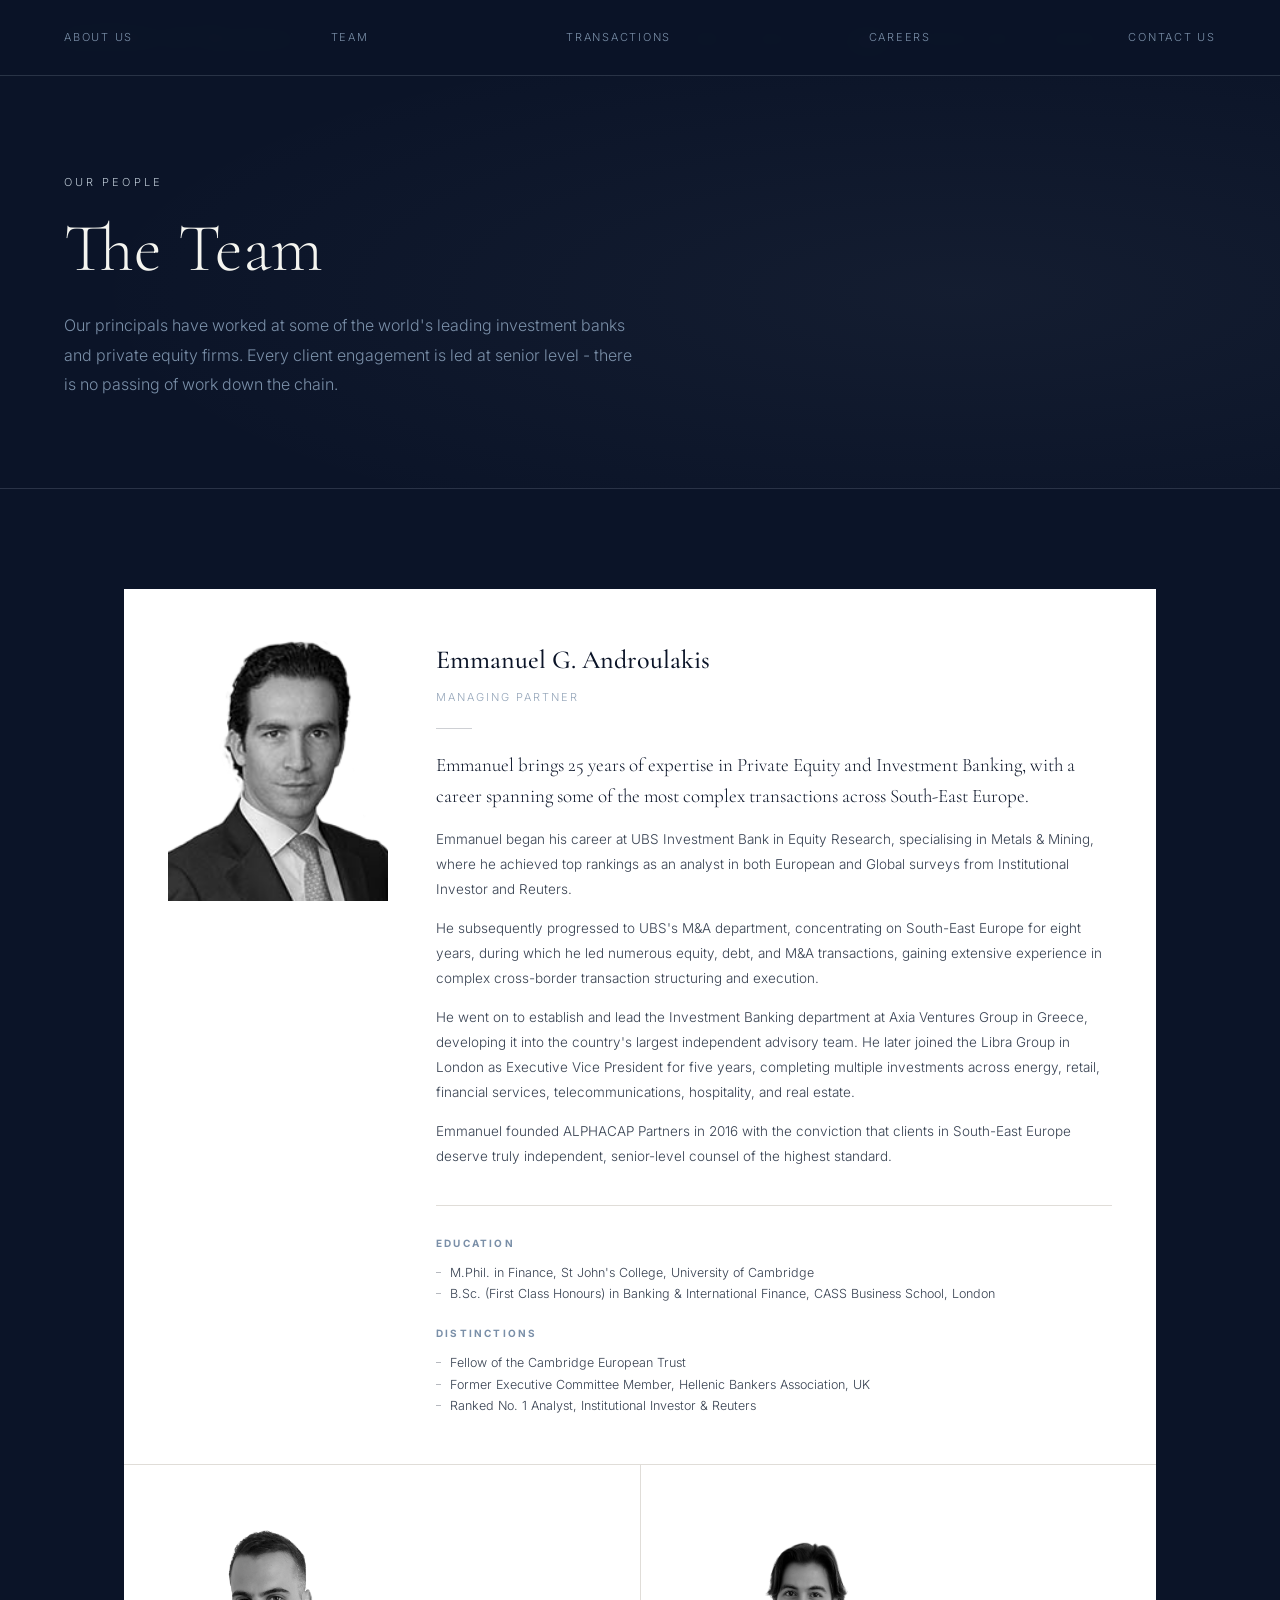
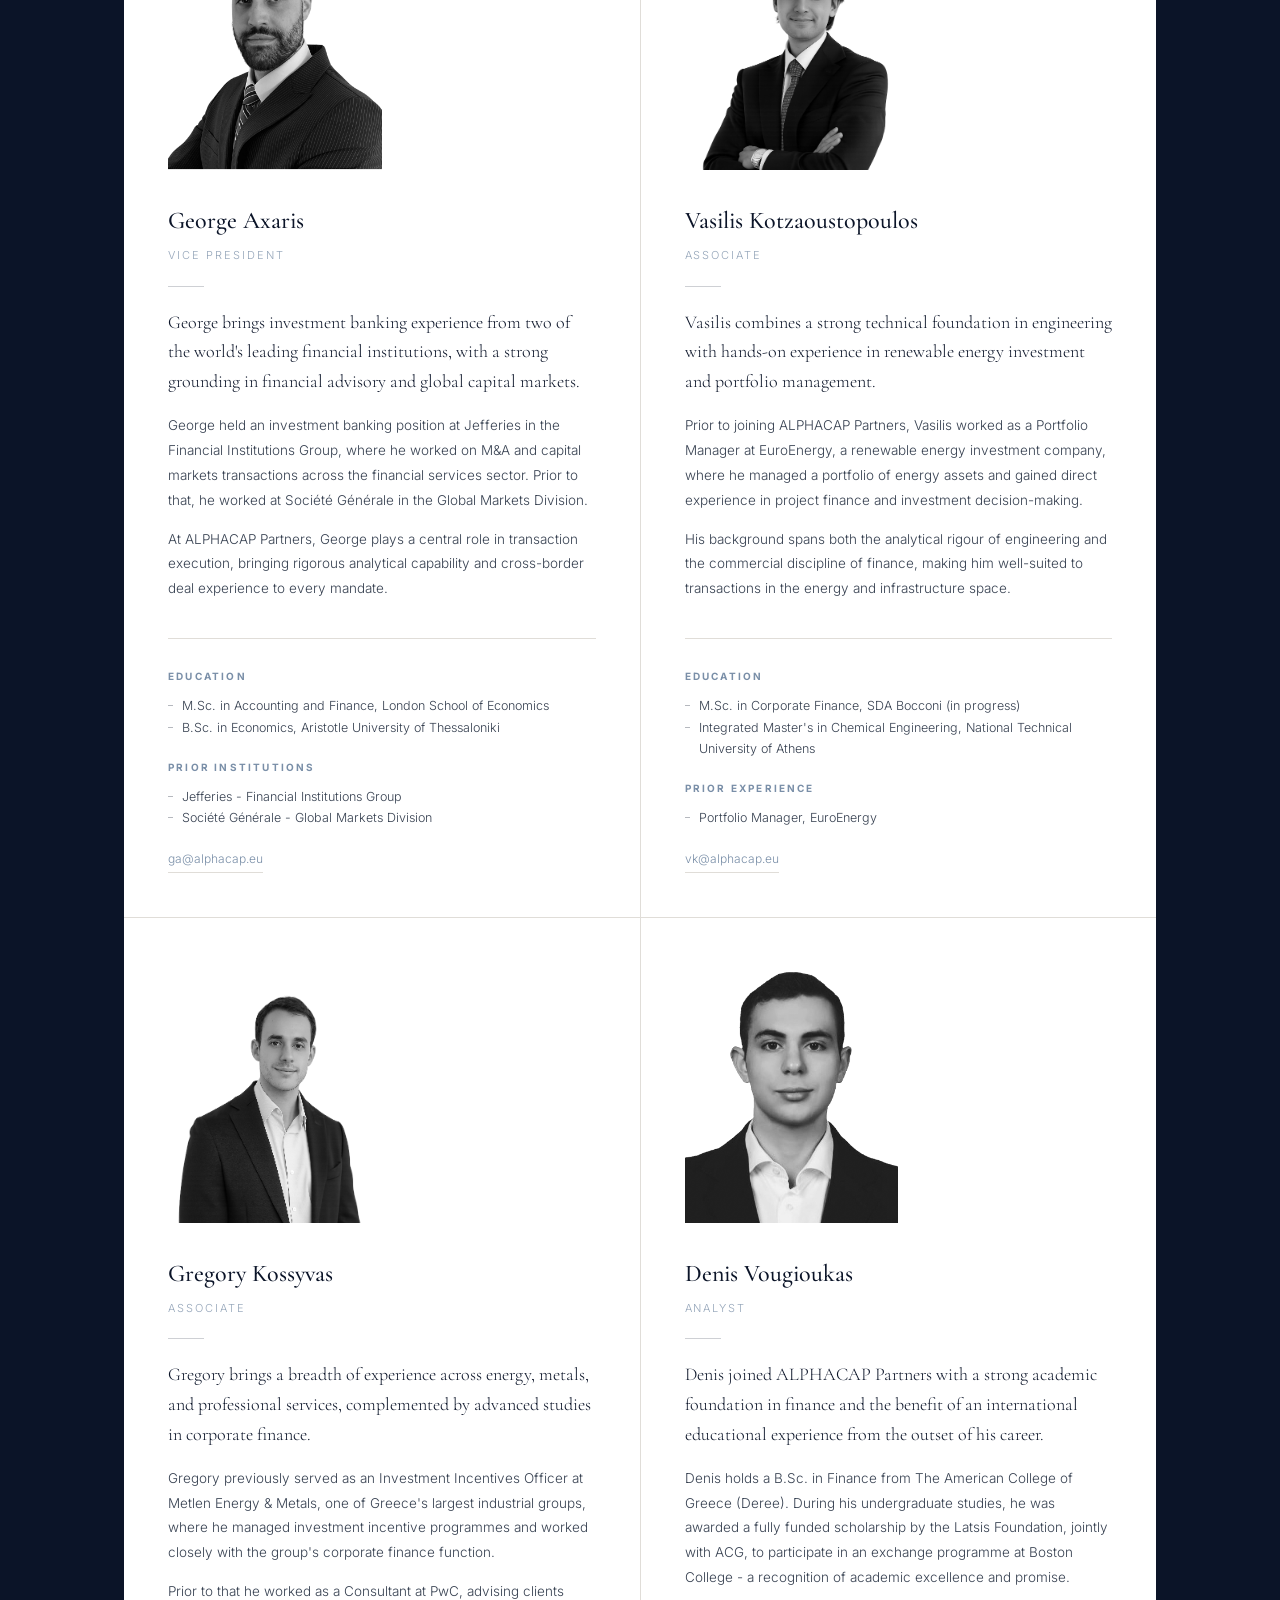
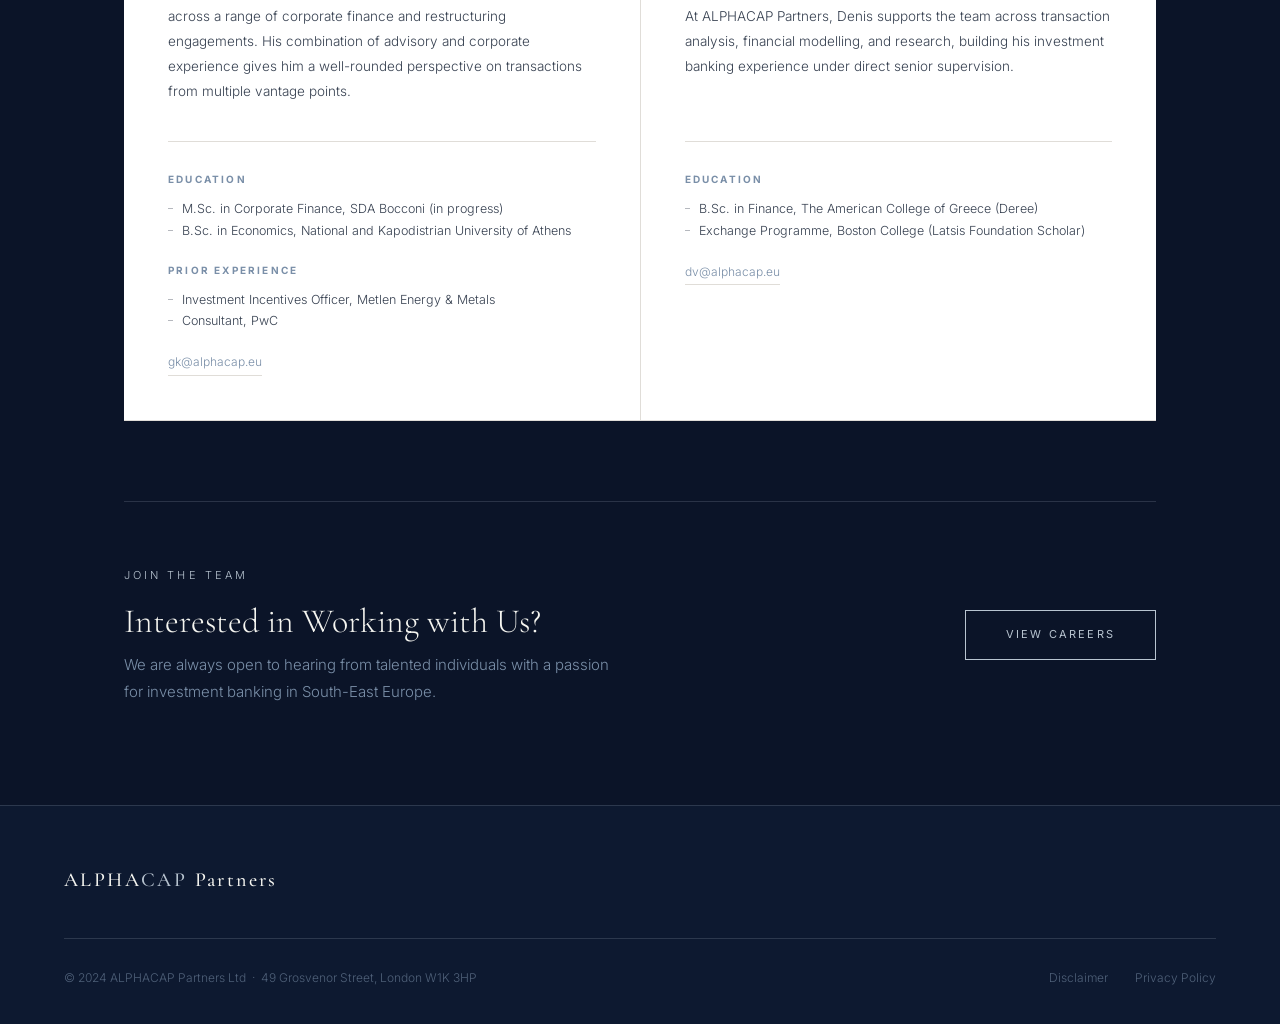
<file: team.html>
<!DOCTYPE html>
<html lang="en">
<head>
  <meta charset="UTF-8" />
  <meta name="viewport" content="width=device-width, initial-scale=1.0" />
  <title>Team - ALPHACAP Partners</title>
  <link rel="stylesheet" href="style.css?v=4" />
  <style>

    /* ── Emmanuel full-width card ── */
    .team-featured {
      background: #ffffff;
      padding: 48px 44px;
      display: grid;
      grid-template-columns: 220px 1fr;
      gap: 48px;
      align-items: start;
      border-bottom: 1px solid #e0ddd8;
      transition: background 0.2s;
    }
    .team-featured:hover { background: #f7f6f3; }

    .team-featured .team-photo {
      width: 100%;
      aspect-ratio: 1 / 1.2;
      object-fit: cover;
      object-position: top center;
      filter: grayscale(100%);
      display: block;
    }

    /* ── Two-column pair rows ── */
    /*
      Each pair (George+Vasilis, Gregory+Denis) uses a 2-col grid
      with subgrid rows so that the Education section snaps at the
      same row in both columns.
      Rows: [photo] [name-block] [bio-grow] [meta]
    */
    .team-pair {
      display: grid;
      grid-template-columns: 1fr 1fr;
      gap: 1px;
      background: #e0ddd8;
      border-bottom: 1px solid #e0ddd8;
      grid-template-rows: auto auto 1fr auto;
    }

    .team-pair-card {
      background: #ffffff;
      display: grid;
      grid-row: span 4;
      grid-template-rows: subgrid;
      padding: 0;
      transition: background 0.2s;
    }
    .team-pair-card:hover { background: #f7f6f3; }

    .tc-photo {
      padding: 48px 44px 0;
    }

    .team-photo {
      width: 50%;
      aspect-ratio: 3 / 3.6;
      object-fit: cover;
      object-position: top center;
      filter: grayscale(100%);
      display: block;
    }

    .tc-header {
      padding: 28px 44px 0;
    }

    .tc-bio {
      padding: 0 44px;
    }

    .tc-meta {
      padding: 0 44px 44px;
    }

    /* ── Shared text styles ── */
    .team-name {
      font-family: 'Cormorant Garamond', serif;
      font-size: 24px;
      font-weight: 500;
      color: var(--navy);
      margin-bottom: 4px;
    }

    .team-title {
      font-size: 11px;
      letter-spacing: 0.18em;
      text-transform: uppercase;
      color: var(--muted);
      margin-bottom: 20px;
    }

    .team-short-rule {
      width: 36px;
      height: 1px;
      background: var(--navy);
      opacity: 0.2;
      margin-bottom: 20px;
    }

    .team-bio-lead {
      font-family: 'Cormorant Garamond', serif;
      font-size: 18px;
      font-weight: 300;
      color: var(--navy);
      line-height: 1.65;
      margin-bottom: 16px;
    }

    .team-bio-body p {
      font-size: 13.5px;
      color: #374151;
      line-height: 1.85;
      margin-bottom: 14px;
    }
    .team-bio-body p:last-child { margin-bottom: 0; }

    .team-meta-section {
      margin-top: 36px;
      padding-top: 28px;
      border-top: 1px solid #e0ddd8;
      display: flex;
      flex-direction: column;
      gap: 20px;
    }

    .team-meta-block h5 {
      font-size: 10px;
      letter-spacing: 0.22em;
      text-transform: uppercase;
      color: var(--muted);
      margin-bottom: 10px;
    }

    .team-meta-block ul {
      list-style: none;
      padding: 0;
    }

    .team-meta-block ul li {
      font-size: 12.5px;
      color: #374151;
      line-height: 1.7;
      padding-left: 14px;
      position: relative;
    }

    .team-meta-block ul li::before {
      content: '';
      position: absolute;
      left: 0;
      top: 10px;
      width: 5px;
      height: 1px;
      background: var(--navy);
      opacity: 0.3;
    }

    .team-email {
      display: inline-block;
      margin-top: 20px;
      font-size: 12px;
      color: var(--muted);
      text-decoration: none;
      border-bottom: 1px solid #e0ddd8;
      padding-bottom: 2px;
      transition: color 0.2s, border-color 0.2s;
    }
    .team-email:hover { color: var(--navy); border-color: var(--navy); }

    /* Emmanuel featured text styles */
    .team-featured .team-name { font-size: 26px; margin-bottom: 4px; }
    .team-featured .team-bio-lead { font-size: 19px; }

    .featured-meta {
      margin-top: 36px;
      padding-top: 28px;
      border-top: 1px solid #e0ddd8;
      display: flex;
      flex-direction: column;
      gap: 20px;
    }

    @media (max-width: 900px) {
      .team-featured { grid-template-columns: 1fr; }
      .team-pair { grid-template-columns: 1fr; grid-template-rows: none; }
      .team-pair-card { grid-row: auto; grid-template-rows: none; display: flex; flex-direction: column; }
      .tc-photo, .tc-header, .tc-bio, .tc-meta { padding: 20px 24px 0; }
      .tc-meta { padding-bottom: 36px; }
    }
  </style>
</head>
<body>

  <nav>
    <a href="index.html" class="nav-logo">ALPHA<span>CAP</span> Partners</a>
    <ul>
      <li><a href="index.html">Home</a></li><li><a href="about.html">About Us</a></li>
      <li><a href="team.html" class="active">Team</a></li>
      <li class="has-dropdown"><a href="transactions.html">Transactions</a><div class="dropdown"><a href="transactions.html">ALPHACAP Transactions</a><a href="past-transactions.html">Past Team Transactions</a></div></li>
      <li><a href="careers.html">Careers</a></li>
      <li><a href="contact.html">Contact Us</a></li>
    </ul>
  </nav>

  <div class="page-hero">
    <p class="label">Our People</p>
    <h1>The Team</h1>
    <p>Our principals have worked at some of the world's leading investment banks and private equity firms. Every client engagement is led at senior level - there is no passing of work down the chain.</p>
  </div>

  <div class="section">
    <div class="container">

      <!-- ── Emmanuel ── -->
      <div class="team-featured" id="emmanuel-androulakis">
        <img src="emmanuel.png" alt="Emmanuel G. Androulakis" class="team-photo" style="width:100%; aspect-ratio:1/1.2;" />
        <div>
          <div class="team-name">Emmanuel G. Androulakis</div>
          <div class="team-title">Managing Partner</div>
          <div class="team-short-rule"></div>
          <p class="team-bio-lead">Emmanuel brings 25 years of expertise in Private Equity and Investment Banking, with a career spanning some of the most complex transactions across South-East Europe.</p>
          <div class="team-bio-body">
            <p>Emmanuel began his career at UBS Investment Bank in Equity Research, specialising in Metals &amp; Mining, where he achieved top rankings as an analyst in both European and Global surveys from Institutional Investor and Reuters.</p>
            <p>He subsequently progressed to UBS's M&amp;A department, concentrating on South-East Europe for eight years, during which he led numerous equity, debt, and M&amp;A transactions, gaining extensive experience in complex cross-border transaction structuring and execution.</p>
            <p>He went on to establish and lead the Investment Banking department at Axia Ventures Group in Greece, developing it into the country's largest independent advisory team. He later joined the Libra Group in London as Executive Vice President for five years, completing multiple investments across energy, retail, financial services, telecommunications, hospitality, and real estate.</p>
            <p>Emmanuel founded ALPHACAP Partners in 2016 with the conviction that clients in South-East Europe deserve truly independent, senior-level counsel of the highest standard.</p>
          </div>
          <div class="featured-meta">
            <div class="team-meta-block">
              <h5>Education</h5>
              <ul>
                <li>M.Phil. in Finance, St John's College, University of Cambridge</li>
                <li>B.Sc. (First Class Honours) in Banking &amp; International Finance, CASS Business School, London</li>
              </ul>
            </div>
            <div class="team-meta-block">
              <h5>Distinctions</h5>
              <ul>
                <li>Fellow of the Cambridge European Trust</li>
                <li>Former Executive Committee Member, Hellenic Bankers Association, UK</li>
                <li>Ranked No. 1 Analyst, Institutional Investor &amp; Reuters</li>
              </ul>
            </div>
          </div>
        </div>
      </div>

      <!-- ── Row: George + Vasilis ── -->
      <div class="team-pair">

        <div class="team-pair-card" id="george-axaris">
          <div class="tc-photo">
            <img src="george.png" alt="George Axaris" class="team-photo" />
          </div>
          <div class="tc-header">
            <div class="team-name">George Axaris</div>
            <div class="team-title">Vice President</div>
            <div class="team-short-rule"></div>
          </div>
          <div class="tc-bio">
            <p class="team-bio-lead">George brings investment banking experience from two of the world's leading financial institutions, with a strong grounding in financial advisory and global capital markets.</p>
            <div class="team-bio-body">
              <p>George held an investment banking position at Jefferies in the Financial Institutions Group, where he worked on M&amp;A and capital markets transactions across the financial services sector. Prior to that, he worked at Société Générale in the Global Markets Division.</p>
              <p>At ALPHACAP Partners, George plays a central role in transaction execution, bringing rigorous analytical capability and cross-border deal experience to every mandate.</p>
            </div>
          </div>
          <div class="tc-meta">
            <div class="team-meta-section">
              <div class="team-meta-block">
                <h5>Education</h5>
                <ul>
                  <li>M.Sc. in Accounting and Finance, London School of Economics</li>
                  <li>B.Sc. in Economics, Aristotle University of Thessaloniki</li>
                </ul>
              </div>
              <div class="team-meta-block">
                <h5>Prior Institutions</h5>
                <ul>
                  <li>Jefferies - Financial Institutions Group</li>
                  <li>Société Générale - Global Markets Division</li>
                </ul>
              </div>
            </div>
            <a href="mailto:ga@alphacap.eu" class="team-email">ga@alphacap.eu</a>
          </div>
        </div>

        <div class="team-pair-card" id="vasilis-kotzaoustopoulos">
          <div class="tc-photo">
            <img src="vasilis.png" alt="Vasilis Kotzaoustopoulos" class="team-photo" />
          </div>
          <div class="tc-header">
            <div class="team-name">Vasilis Kotzaoustopoulos</div>
            <div class="team-title">Associate</div>
            <div class="team-short-rule"></div>
          </div>
          <div class="tc-bio">
            <p class="team-bio-lead">Vasilis combines a strong technical foundation in engineering with hands-on experience in renewable energy investment and portfolio management.</p>
            <div class="team-bio-body">
              <p>Prior to joining ALPHACAP Partners, Vasilis worked as a Portfolio Manager at EuroEnergy, a renewable energy investment company, where he managed a portfolio of energy assets and gained direct experience in project finance and investment decision-making.</p>
              <p>His background spans both the analytical rigour of engineering and the commercial discipline of finance, making him well-suited to transactions in the energy and infrastructure space.</p>
            </div>
          </div>
          <div class="tc-meta">
            <div class="team-meta-section">
              <div class="team-meta-block">
                <h5>Education</h5>
                <ul>
                  <li>M.Sc. in Corporate Finance, SDA Bocconi (in progress)</li>
                  <li>Integrated Master's in Chemical Engineering, National Technical University of Athens</li>
                </ul>
              </div>
              <div class="team-meta-block">
                <h5>Prior Experience</h5>
                <ul>
                  <li>Portfolio Manager, EuroEnergy</li>
                </ul>
              </div>
            </div>
            <a href="mailto:vk@alphacap.eu" class="team-email">vk@alphacap.eu</a>
          </div>
        </div>

      </div>

      <!-- ── Row: Gregory + Denis ── -->
      <div class="team-pair">

        <div class="team-pair-card" id="gregory-kossyvas">
          <div class="tc-photo">
            <img src="gregory.png" alt="Gregory Kossyvas" class="team-photo" />
          </div>
          <div class="tc-header">
            <div class="team-name">Gregory Kossyvas</div>
            <div class="team-title">Associate</div>
            <div class="team-short-rule"></div>
          </div>
          <div class="tc-bio">
            <p class="team-bio-lead">Gregory brings a breadth of experience across energy, metals, and professional services, complemented by advanced studies in corporate finance.</p>
            <div class="team-bio-body">
              <p>Gregory previously served as an Investment Incentives Officer at Metlen Energy &amp; Metals, one of Greece's largest industrial groups, where he managed investment incentive programmes and worked closely with the group's corporate finance function.</p>
              <p>Prior to that he worked as a Consultant at PwC, advising clients across a range of corporate finance and restructuring engagements. His combination of advisory and corporate experience gives him a well-rounded perspective on transactions from multiple vantage points.</p>
            </div>
          </div>
          <div class="tc-meta">
            <div class="team-meta-section">
              <div class="team-meta-block">
                <h5>Education</h5>
                <ul>
                  <li>M.Sc. in Corporate Finance, SDA Bocconi (in progress)</li>
                  <li>B.Sc. in Economics, National and Kapodistrian University of Athens</li>
                </ul>
              </div>
              <div class="team-meta-block">
                <h5>Prior Experience</h5>
                <ul>
                  <li>Investment Incentives Officer, Metlen Energy &amp; Metals</li>
                  <li>Consultant, PwC</li>
                </ul>
              </div>
            </div>
            <a href="mailto:gk@alphacap.eu" class="team-email">gk@alphacap.eu</a>
          </div>
        </div>

        <div class="team-pair-card" id="denis-vougioukas">
          <div class="tc-photo">
            <img src="denis.png" alt="Denis Vougioukas" class="team-photo" />
          </div>
          <div class="tc-header">
            <div class="team-name">Denis Vougioukas</div>
            <div class="team-title">Analyst</div>
            <div class="team-short-rule"></div>
          </div>
          <div class="tc-bio">
            <p class="team-bio-lead">Denis joined ALPHACAP Partners with a strong academic foundation in finance and the benefit of an international educational experience from the outset of his career.</p>
            <div class="team-bio-body">
              <p>Denis holds a B.Sc. in Finance from The American College of Greece (Deree). During his undergraduate studies, he was awarded a fully funded scholarship by the Latsis Foundation, jointly with ACG, to participate in an exchange programme at Boston College - a recognition of academic excellence and promise.</p>
              <p>At ALPHACAP Partners, Denis supports the team across transaction analysis, financial modelling, and research, building his investment banking experience under direct senior supervision.</p>
            </div>
          </div>
          <div class="tc-meta">
            <div class="team-meta-section">
              <div class="team-meta-block">
                <h5>Education</h5>
                <ul>
                  <li>B.Sc. in Finance, The American College of Greece (Deree)</li>
                  <li>Exchange Programme, Boston College (Latsis Foundation Scholar)</li>
                </ul>
              </div>
            </div>
            <a href="mailto:dv@alphacap.eu" class="team-email">dv@alphacap.eu</a>
          </div>
        </div>

      </div>

      <div style="margin-top: 80px; padding-top: 64px; border-top: 1px solid var(--line); display:flex; align-items:center; justify-content:space-between; gap:40px; flex-wrap:wrap;">
        <div>
          <p class="section-label">Join the Team</p>
          <h2 class="section-heading" style="font-size:34px; margin-bottom:10px;">Interested in Working with Us?</h2>
          <p style="color: var(--muted); max-width:500px;">We are always open to hearing from talented individuals with a passion for investment banking in South-East Europe.</p>
        </div>
        <a href="careers.html" class="btn">View Careers</a>
      </div>

    </div>
  </div>

  <footer>
    <div class="footer-top">
      <a href="index.html" class="footer-logo">ALPHA<span>CAP</span> Partners</a>
      <nav class="footer-nav">
        <a href="about.html">About Us</a>
        <a href="team.html">Team</a>
        <a href="transactions.html">Transactions</a>
        <a href="careers.html">Careers</a>
        <a href="contact.html">Contact Us</a>
      </nav>
    </div>
    <div class="footer-bottom">
      <span>&copy; 2024 ALPHACAP Partners Ltd &nbsp;&middot;&nbsp; 49 Grosvenor Street, London W1K 3HP</span>
      <div>
        <a href="#">Disclaimer</a>
        <a href="#">Privacy Policy</a>
      </div>
    </div>
  </footer>

<script>
(function(){
  var item = document.querySelector(".has-dropdown");
  if(!item) return;
  item.addEventListener("mouseenter", function(){ item.classList.add("open"); });
  item.addEventListener("mouseleave", function(){ item.classList.remove("open"); });
  item.querySelector("a").addEventListener("click", function(e){
    if(!item.classList.contains("open")){ e.preventDefault(); item.classList.add("open"); }
  });
  document.addEventListener("click", function(e){ if(!item.contains(e.target)) item.classList.remove("open"); });
})();
</script>
</body>
</html>
</file>
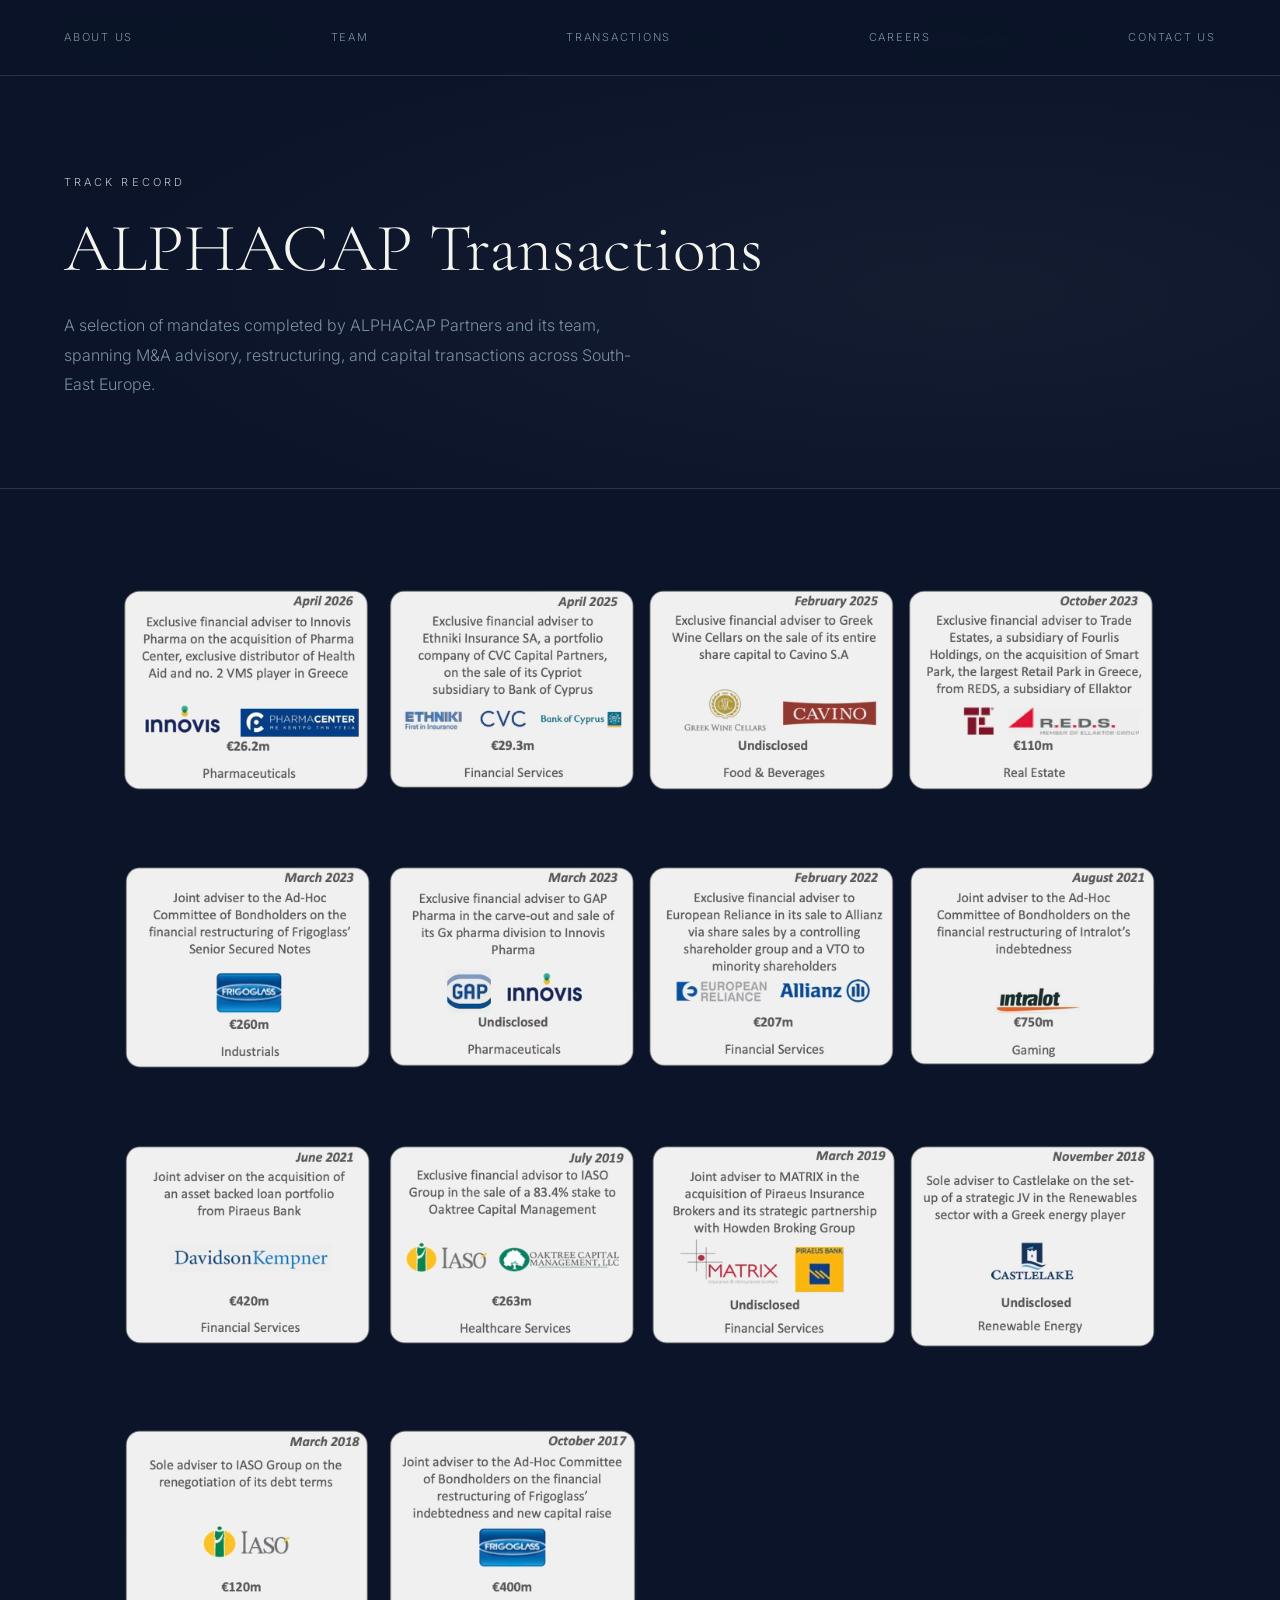
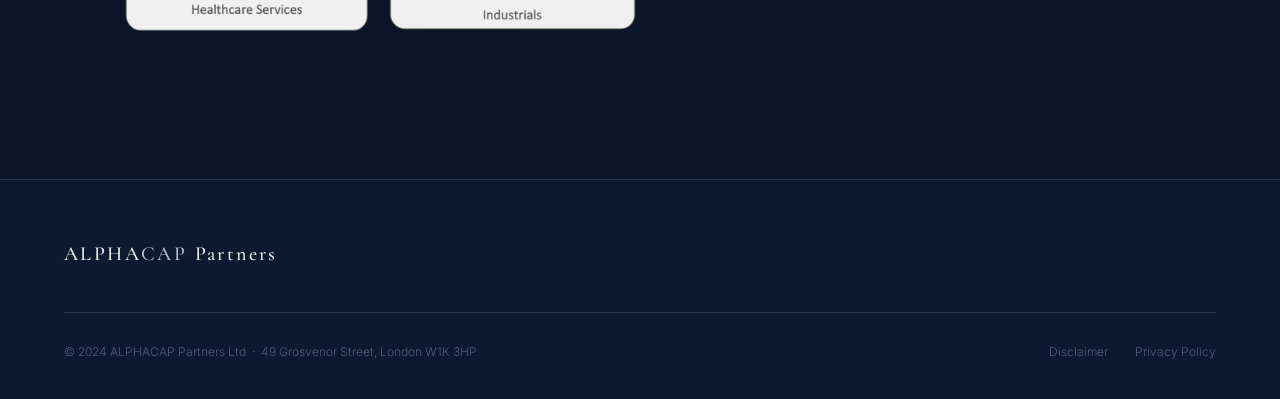
<file: transactions.html>
<!DOCTYPE html>
<html lang="en">
<head>
  <meta charset="UTF-8" />
  <meta name="viewport" content="width=device-width, initial-scale=1.0" />
  <title>Transactions - ALPHACAP Partners</title>
  <link rel="stylesheet" href="style.css?v=4" />
  <style>
    .tx-grid {
      display: grid;
      grid-template-columns: repeat(4, 1fr);
      gap: 1px;
      background: var(--line);
      border: 1px solid var(--line);
      margin-top: 48px;
    }

    .tx-card {
      background: var(--navy2);
      padding: 32px 28px 28px;
      display: flex;
      flex-direction: column;
      transition: background 0.2s;
    }

    .tx-card:hover { background: var(--navy3); }

    .tx-date {
      font-family: 'Cormorant Garamond', serif;
      font-style: italic;
      font-size: 13px;
      color: var(--silver);
      margin-bottom: 12px;
      opacity: 0.8;
    }

    .tx-desc {
      font-size: 13px;
      color: var(--body);
      line-height: 1.75;
      flex: 1;
      margin-bottom: 24px;
    }

    .tx-rule {
      height: 1px;
      background: var(--line);
      margin-bottom: 20px;
    }

    .tx-value {
      font-family: 'Cormorant Garamond', serif;
      font-size: 22px;
      font-weight: 400;
      color: var(--white);
      margin-bottom: 4px;
    }

    .tx-sector {
      font-size: 10.5px;
      letter-spacing: 0.16em;
      text-transform: uppercase;
      color: var(--muted);
    }

    @media (max-width: 1000px) {
      .tx-grid { grid-template-columns: repeat(2, 1fr); }
    }

    @media (max-width: 600px) {
      .tx-grid { grid-template-columns: 1fr; }
    }
  </style>
</head>
<body>

  <nav>
    <a href="index.html" class="nav-logo">ALPHA<span>CAP</span> Partners</a>
    <ul>
      <li><a href="index.html">Home</a></li><li><a href="about.html">About Us</a></li>
      <li><a href="team.html">Team</a></li>
      <li class="has-dropdown"><a href="transactions.html" class="active">Transactions</a><div class="dropdown"><a href="transactions.html">ALPHACAP Transactions</a><a href="past-transactions.html">Past Team Transactions</a></div></li>
      <li><a href="careers.html">Careers</a></li>
      <li><a href="contact.html">Contact Us</a></li>
    </ul>
  </nav>

  <div class="page-hero">
    <p class="label">Track Record</p>
    <h1>ALPHACAP Transactions</h1>
    <p>A selection of mandates completed by ALPHACAP Partners and its team, spanning M&amp;A advisory, restructuring, and capital transactions across South-East Europe.</p>
  </div>

  <div class="section">
    <div class="container">

      <img src="Transactionscomp.png" alt="ALPHACAP Partners Completed Transactions" style="width:100%; display:block; margin-bottom: 48px;" />


    </div>
  </div>

  <footer>
    <div class="footer-top">
      <a href="index.html" class="footer-logo">ALPHA<span>CAP</span> Partners</a>
      <nav class="footer-nav">
        <a href="about.html">About Us</a>
        <a href="team.html">Team</a>
        <a href="transactions.html">Transactions</a>
        <a href="careers.html">Careers</a>
        <a href="contact.html">Contact Us</a>
      </nav>
    </div>
    <div class="footer-bottom">
      <span>&copy; 2024 ALPHACAP Partners Ltd &nbsp;&middot;&nbsp; 49 Grosvenor Street, London W1K 3HP</span>
      <div>
        <a href="#">Disclaimer</a>
        <a href="#">Privacy Policy</a>
      </div>
    </div>
  </footer>

<script>
(function(){
  var item = document.querySelector(".has-dropdown");
  if(!item) return;
  item.addEventListener("mouseenter", function(){ item.classList.add("open"); });
  item.addEventListener("mouseleave", function(){ item.classList.remove("open"); });
  item.querySelector("a").addEventListener("click", function(e){
    if(!item.classList.contains("open")){ e.preventDefault(); item.classList.add("open"); }
  });
  document.addEventListener("click", function(e){ if(!item.contains(e.target)) item.classList.remove("open"); });
})();
</script>
</body>
</html>
</file>
<file: style.css>
@import url('https://fonts.googleapis.com/css2?family=Cormorant+Garamond:ital,wght@0,300;0,400;0,500;0,600;1,300;1,400&family=Inter:wght@300;400;500&display=swap');

*, *::before, *::after { box-sizing: border-box; margin: 0; padding: 0; }

:root {
  --navy:    #0b1428;
  --navy2:   #111f3a;
  --navy3:   #0d1930;
  --silver:  #b8c4d0;
  --silver2: #d8e2ea;
  --white:   #f5f5f0;
  --muted:   #7a8fa8;
  --body:    #a8bccf;
  --line:    rgba(184,196,208,0.18);
  --line2:   rgba(184,196,208,0.10);
}

html { scroll-behavior: smooth; }

body {
  background: var(--navy);
  color: var(--body);
  font-family: 'Inter', sans-serif;
  font-weight: 300;
  font-size: 15px;
  line-height: 1.8;
}

/* ── NAV ── */
nav {
  position: fixed;
  top: 0; left: 0; right: 0;
  z-index: 100;
  display: flex;
  align-items: center;
  justify-content: space-between;
  padding: 0 64px;
  height: 76px;
  background: rgba(11,20,40,0.97);
  border-bottom: 1px solid var(--line);
  backdrop-filter: blur(10px);
}

.nav-logo {
  font-family: 'Cormorant Garamond', serif;
  font-size: 21px;
  font-weight: 500;
  letter-spacing: 0.14em;
  color: var(--white);
  text-decoration: none;
}

.nav-logo span { color: var(--silver); }

nav ul {
  list-style: none;
  display: flex;
  gap: 28px;
  flex-wrap: nowrap;
  align-items: center;
}

nav ul li {
  white-space: nowrap;
}

nav ul a {
  text-decoration: none;
  color: var(--muted);
  font-size: 11px;
  letter-spacing: 0.12em;
  text-transform: uppercase;
  font-weight: 400;
  transition: color 0.2s;
  white-space: nowrap;
}

nav ul a:hover { color: var(--white); }

/* ── Dropdown ── */
.has-dropdown { position: relative; }

.has-dropdown .dropdown {
  display: none;
  position: fixed;
  top: 76px;
  background: rgba(11,20,40,0.99);
  border: 1px solid var(--line);
  border-top: 2px solid var(--silver);
  min-width: 220px;
  z-index: 99999;
  padding: 8px 0;
  box-shadow: 0 8px 24px rgba(0,0,0,0.4);
}

.has-dropdown.open .dropdown,
.has-dropdown:hover .dropdown { display: block; }

.has-dropdown .dropdown a {
  display: block;
  padding: 13px 22px;
  font-size: 10.5px;
  letter-spacing: 0.14em;
  color: var(--muted);
  text-transform: uppercase;
  text-decoration: none;
  white-space: nowrap;
  transition: color 0.2s, background 0.2s;
}

.has-dropdown .dropdown a:hover {
  color: var(--white);
  background: rgba(184,196,208,0.06);
}

nav ul a.active {
  color: var(--silver2);
  border-bottom: 1px solid var(--silver);
  padding-bottom: 2px;
}

/* ── PAGE HERO ── */
.page-hero {
  padding: 148px 64px 88px;
  background: var(--navy);
  border-bottom: 1px solid var(--line);
  position: relative;
  overflow: hidden;
}

.page-hero::before {
  content: '';
  position: absolute;
  inset: 0;
  background: radial-gradient(ellipse at 75% 60%, rgba(184,196,208,0.05) 0%, transparent 65%);
}

.page-hero .label {
  font-size: 11px;
  letter-spacing: 0.28em;
  text-transform: uppercase;
  color: var(--silver);
  margin-bottom: 20px;
  position: relative;
}

.page-hero h1 {
  font-family: 'Cormorant Garamond', serif;
  font-size: clamp(40px, 5.5vw, 68px);
  font-weight: 300;
  color: var(--white);
  line-height: 1.1;
  max-width: 720px;
  position: relative;
}

.page-hero p {
  margin-top: 24px;
  max-width: 580px;
  color: var(--muted);
  font-size: 16px;
  line-height: 1.85;
  position: relative;
}

/* ── HOME HERO ── */
.hero {
  min-height: 100vh;
  display: flex;
  align-items: center;
  padding: 120px 64px 80px;
  background: var(--navy);
  position: relative;
  overflow: hidden;
}

.hero::before {
  content: '';
  position: absolute;
  inset: 0;
  background:
    linear-gradient(135deg, rgba(184,196,208,0.04) 0%, transparent 60%),
    radial-gradient(ellipse at 80% 50%, rgba(184,196,208,0.06) 0%, transparent 65%);
}

.hero-layout {
  position: relative;
  z-index: 1;
  display: flex;
  align-items: center;
  justify-content: space-between;
  gap: 80px;
  width: 100%;
}

.hero-inner { flex: 1; max-width: 620px; }

.hero-logo-wrap {
  flex-shrink: 0;
  display: flex;
  align-items: center;
  justify-content: center;
}

.hero-logo-img {
  max-width: 480px;
  width: 100%;
  opacity: 0.92;
  display: block;
  margin: 0 auto;
}

.hero .label {
  font-size: 11px;
  letter-spacing: 0.28em;
  text-transform: uppercase;
  color: var(--silver);
  margin-bottom: 28px;
}

.hero h1 {
  font-family: 'Cormorant Garamond', serif;
  font-size: clamp(46px, 5.8vw, 76px);
  font-weight: 300;
  color: var(--white);
  line-height: 1.08;
  margin-bottom: 32px;
}

.hero h1 em {
  font-style: italic;
  color: var(--silver2);
}

.hero .body {
  font-size: 16px;
  color: var(--muted);
  max-width: 520px;
  margin-bottom: 52px;
  line-height: 1.85;
}

.hero-rule {
  position: absolute;
  right: 120px;
  top: 50%;
  transform: translateY(-50%);
  width: 1px;
  height: 320px;
  background: linear-gradient(to bottom, transparent, var(--silver), transparent);
  opacity: 0.3;
  z-index: 1;
}

/* ── BUTTONS ── */
.btn {
  display: inline-block;
  padding: 14px 40px;
  border: 1px solid var(--silver);
  color: var(--silver);
  font-size: 11px;
  letter-spacing: 0.2em;
  text-transform: uppercase;
  text-decoration: none;
  font-weight: 400;
  transition: background 0.22s, color 0.22s;
}

.btn:hover {
  background: var(--silver);
  color: var(--navy);
}

.btn-outline {
  border-color: rgba(184,196,208,0.3);
  color: var(--muted);
}

.btn-outline:hover {
  background: rgba(184,196,208,0.1);
  color: var(--silver2);
}

/* ── STATS BAR ── */
.stats {
  background: var(--navy2);
  border-top: 1px solid var(--line);
  border-bottom: 1px solid var(--line);
  display: flex;
  justify-content: center;
}

.stat {
  flex: 1;
  max-width: 300px;
  padding: 52px 40px;
  text-align: center;
  border-right: 1px solid var(--line);
}

.stat:last-child { border-right: none; }

.stat-num {
  font-family: 'Cormorant Garamond', serif;
  font-size: 50px;
  font-weight: 300;
  color: var(--silver2);
  line-height: 1;
}

.stat-label {
  font-size: 11px;
  letter-spacing: 0.18em;
  text-transform: uppercase;
  color: var(--muted);
  margin-top: 10px;
}

/* ── SHARED LAYOUT ── */
.container {
  max-width: 1160px;
  margin: 0 auto;
  padding: 0 64px;
}

.section { padding: 100px 0; }

.section-label {
  font-size: 11px;
  letter-spacing: 0.28em;
  text-transform: uppercase;
  color: var(--silver);
  margin-bottom: 16px;
}

.section-heading {
  font-family: 'Cormorant Garamond', serif;
  font-size: clamp(30px, 3.5vw, 48px);
  font-weight: 300;
  color: var(--white);
  line-height: 1.15;
  margin-bottom: 20px;
}

.divider {
  width: 44px;
  height: 1px;
  background: var(--silver);
  margin-bottom: 44px;
  opacity: 0.5;
}

/* ── HOME INTRO STRIP ── */
.intro-strip {
  background: var(--navy3);
  border-top: 1px solid var(--line);
  border-bottom: 1px solid var(--line);
}

.intro-strip-inner {
  display: grid;
  grid-template-columns: 1fr 1fr 1fr;
}

.intro-strip-cell {
  padding: 56px 48px;
  border-right: 1px solid var(--line);
  position: relative;
}

.intro-strip-cell:last-child { border-right: none; }

.intro-num {
  font-family: 'Cormorant Garamond', serif;
  font-size: 56px;
  font-weight: 300;
  color: rgba(184,196,208,0.08);
  position: absolute;
  top: 28px;
  right: 36px;
  line-height: 1;
}

.intro-strip-cell h3 {
  font-family: 'Cormorant Garamond', serif;
  font-size: 21px;
  font-weight: 500;
  color: var(--white);
  margin-bottom: 12px;
}

.intro-strip-cell p { font-size: 13.5px; color: var(--muted); }

/* ── ABOUT ── */
.about-grid {
  display: grid;
  grid-template-columns: 1.1fr 0.9fr;
  gap: 88px;
  align-items: start;
}

.about-grid .lead {
  font-family: 'Cormorant Garamond', serif;
  font-size: 22px;
  font-weight: 300;
  color: var(--white);
  line-height: 1.65;
  margin-bottom: 28px;
}

.about-grid p { color: var(--body); margin-bottom: 18px; }

.pillars { display: flex; flex-direction: column; gap: 32px; }

.pillar {
  border-left: 2px solid var(--silver);
  padding: 4px 0 4px 24px;
  opacity: 0.9;
}

.pillar h4 {
  font-family: 'Cormorant Garamond', serif;
  font-size: 20px;
  font-weight: 500;
  color: var(--white);
  margin-bottom: 6px;
}

.pillar p { font-size: 13.5px; color: var(--muted); }

/* ── SECTORS GRID ── */
.sectors-section {
  background: var(--navy2);
  border-top: 1px solid var(--line);
  border-bottom: 1px solid var(--line);
}

.sectors-grid {
  display: grid;
  grid-template-columns: repeat(3, 1fr);
  gap: 1px;
  background: var(--line);
  border: 1px solid var(--line);
  margin-top: 48px;
}

.sector-tile {
  background: var(--navy2);
  padding: 32px 30px;
  transition: background 0.2s;
  cursor: default;
}

.sector-tile:hover { background: var(--navy3); }

.sector-bar {
  width: 24px;
  height: 1px;
  background: var(--silver);
  margin-bottom: 18px;
  opacity: 0.6;
}

.sector-tile h3 {
  font-family: 'Cormorant Garamond', serif;
  font-size: 19px;
  font-weight: 500;
  color: var(--white);
  margin-bottom: 8px;
}

.sector-tile p { font-size: 13px; color: var(--muted); }

/* ── TEAM ── */
.team-grid {
  display: grid;
  grid-template-columns: repeat(auto-fill, minmax(340px, 1fr));
  gap: 1px;
  background: var(--line);
  border: 1px solid var(--line);
  margin-top: 48px;
}

.team-card {
  background: var(--navy2);
  padding: 44px 40px;
  transition: background 0.2s;
}

.team-card:hover { background: var(--navy3); }

.team-initials {
  width: 50px;
  height: 50px;
  border: 1px solid var(--silver);
  color: var(--silver);
  font-family: 'Cormorant Garamond', serif;
  font-size: 17px;
  font-weight: 400;
  display: flex;
  align-items: center;
  justify-content: center;
  letter-spacing: 0.05em;
  margin-bottom: 24px;
  opacity: 0.7;
}

.team-name {
  font-family: 'Cormorant Garamond', serif;
  font-size: 22px;
  font-weight: 500;
  color: var(--white);
  margin-bottom: 4px;
}

.team-title {
  font-size: 11px;
  letter-spacing: 0.18em;
  text-transform: uppercase;
  color: var(--silver);
  margin-bottom: 20px;
  opacity: 0.8;
}

.team-bio { font-size: 13.5px; color: var(--body); line-height: 1.8; }

.team-email {
  display: inline-block;
  margin-top: 20px;
  font-size: 12.5px;
  color: var(--muted);
  text-decoration: none;
  border-bottom: 1px solid var(--line);
  padding-bottom: 2px;
  transition: color 0.2s, border-color 0.2s;
}

.team-email:hover { color: var(--silver2); border-color: var(--silver); }

/* ── TRANSACTIONS ── */
.transactions-note {
  background: var(--navy2);
  border: 1px solid var(--line);
  border-left: 2px solid var(--silver);
  padding: 28px 32px;
  margin-bottom: 52px;
  font-size: 14px;
  color: var(--muted);
  line-height: 1.8;
  max-width: 740px;
}

.transactions-note a { color: var(--silver); text-decoration: none; }

.transactions-grid {
  display: grid;
  grid-template-columns: repeat(2, 1fr);
  gap: 1px;
  background: var(--line);
  border: 1px solid var(--line);
}

.tx-card {
  background: var(--navy2);
  padding: 42px 40px;
  transition: background 0.2s;
}

.tx-card:hover { background: var(--navy3); }

.tx-tag {
  font-size: 10.5px;
  letter-spacing: 0.2em;
  text-transform: uppercase;
  color: var(--silver);
  margin-bottom: 14px;
  opacity: 0.8;
}

.tx-title {
  font-family: 'Cormorant Garamond', serif;
  font-size: 23px;
  font-weight: 500;
  color: var(--white);
  margin-bottom: 12px;
}

.tx-desc { font-size: 13.5px; color: var(--body); line-height: 1.8; }

/* ── CAREERS ── */
.careers-intro { max-width: 680px; margin-bottom: 64px; }
.careers-intro p { color: var(--body); margin-bottom: 18px; }

.values-grid {
  display: grid;
  grid-template-columns: repeat(2, 1fr);
  gap: 1px;
  background: var(--line);
  border: 1px solid var(--line);
  margin-bottom: 72px;
}

.value-card {
  background: var(--navy2);
  padding: 40px 38px;
  transition: background 0.2s;
}

.value-card:hover { background: var(--navy3); }

.value-card h3 {
  font-family: 'Cormorant Garamond', serif;
  font-size: 21px;
  font-weight: 500;
  color: var(--white);
  margin-bottom: 12px;
}

.value-card p { font-size: 13.5px; color: var(--muted); }

.careers-apply {
  background: var(--navy2);
  border: 1px solid var(--line);
  padding: 52px;
  max-width: 640px;
}

.careers-apply h3 {
  font-family: 'Cormorant Garamond', serif;
  font-size: 30px;
  font-weight: 300;
  color: var(--white);
  margin-bottom: 16px;
}

.careers-apply p { color: var(--muted); margin-bottom: 28px; }

/* ── CONTACT ── */
.contact-grid {
  display: grid;
  grid-template-columns: 1fr 1.2fr;
  gap: 88px;
  margin-top: 48px;
}

.contact-block { margin-bottom: 40px; }

.contact-block h4 {
  font-size: 11px;
  letter-spacing: 0.2em;
  text-transform: uppercase;
  color: var(--silver);
  margin-bottom: 12px;
  opacity: 0.8;
}

.contact-block p,
.contact-block a {
  color: var(--body);
  font-size: 15px;
  line-height: 1.85;
  text-decoration: none;
}

.contact-block a:hover { color: var(--silver2); }

.contact-form-wrap {
  background: var(--navy2);
  border: 1px solid var(--line);
  padding: 44px;
}

.form-label {
  font-size: 11px;
  letter-spacing: 0.14em;
  text-transform: uppercase;
  color: var(--muted);
  display: block;
  margin-bottom: 8px;
}

.form-input,
.form-textarea {
  width: 100%;
  padding: 12px 16px;
  background: var(--navy3);
  border: 1px solid var(--line);
  color: var(--white);
  font-family: 'Inter', sans-serif;
  font-size: 14px;
  font-weight: 300;
  outline: none;
  transition: border-color 0.2s;
}

.form-input:focus,
.form-textarea:focus { border-color: var(--silver); }

.form-textarea { resize: vertical; }

.form-row {
  display: grid;
  grid-template-columns: 1fr 1fr;
  gap: 16px;
}

.form-group { margin-bottom: 18px; }

.fca-note {
  margin-top: 48px;
  padding: 22px 26px;
  border: 1px solid var(--line);
  border-left: 2px solid var(--silver);
  font-size: 12.5px;
  color: var(--muted);
  line-height: 1.8;
}

.fca-note strong { color: var(--silver2); font-weight: 400; }

/* ── FOOTER ── */
footer {
  background: var(--navy3);
  border-top: 1px solid var(--line);
  padding: 56px 64px 36px;
}

.footer-top {
  display: flex;
  justify-content: space-between;
  align-items: flex-start;
  padding-bottom: 40px;
  border-bottom: 1px solid var(--line);
  margin-bottom: 28px;
}

.footer-logo {
  font-family: 'Cormorant Garamond', serif;
  font-size: 20px;
  font-weight: 500;
  color: var(--white);
  letter-spacing: 0.12em;
  text-decoration: none;
}

.footer-logo span { color: var(--silver); }

.footer-nav {
  display: flex;
  gap: 36px;
}

.footer-nav a {
  color: var(--muted);
  font-size: 11px;
  letter-spacing: 0.16em;
  text-transform: uppercase;
  text-decoration: none;
  transition: color 0.2s;
}

.footer-nav a:hover { color: var(--silver2); }

.footer-bottom {
  display: flex;
  justify-content: space-between;
  align-items: center;
  font-size: 12px;
  color: var(--muted);
  opacity: 0.6;
}

.footer-bottom a {
  color: var(--muted);
  text-decoration: none;
  margin-left: 24px;
  transition: color 0.2s;
}

.footer-bottom a:hover { color: var(--silver2); }

/* ── RESPONSIVE ── */
@media (max-width: 900px) {
  nav { padding: 0 24px; }
  nav ul { gap: 18px; }
  nav ul a { font-size: 10px; }
  .hero, .page-hero { padding-left: 24px; padding-right: 24px; }
  .container { padding: 0 24px; }
  .about-grid, .contact-grid { grid-template-columns: 1fr; gap: 48px; }
  .sectors-grid { grid-template-columns: repeat(2, 1fr); }
  .transactions-grid, .values-grid { grid-template-columns: 1fr; }
  .intro-strip-inner { grid-template-columns: 1fr; }
  .stats { flex-wrap: wrap; }
  .stat { min-width: 50%; }
  .form-row { grid-template-columns: 1fr; }
  footer { padding: 40px 24px 28px; }
  .footer-top { flex-direction: column; gap: 28px; }
  .footer-nav { flex-wrap: wrap; gap: 16px; }
  .footer-bottom { flex-direction: column; gap: 10px; text-align: center; }
  .hero-rule { display: none; }
}
</file>
